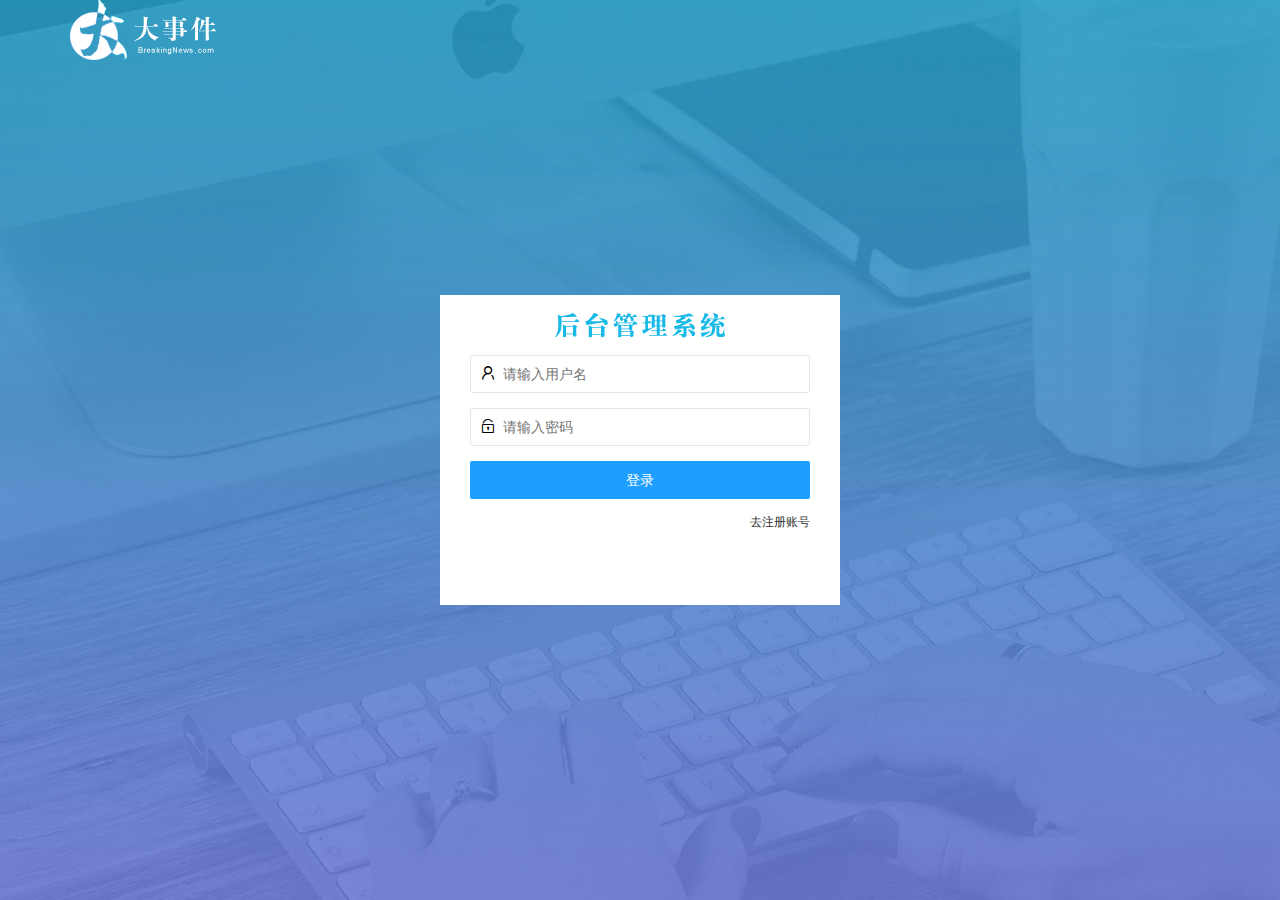
<file: login.html>
<!DOCTYPE html>
<html lang="en">
<head>
    <meta charset="UTF-8">
    <meta name="viewport" content="width=device-width, initial-scale=1.0">
    <title>大事件</title>
   
    <link rel="stylesheet" href="/assets/lib/layui/css/layui.css">
    <link rel="stylesheet" href="/assets/css/login.css">
</head>
<body>
    <div class="layui-main">
        <img src="/assets/images/logo.png" alt="">
    </div>
    <!--登录注册的区域 -->
    <div class="loginAndRegBox">
        <div class="title-box"></div>
         <!-- 登录的div -->
      <div class="login-box">
        <!-- 登录的表单 -->
        <form class="layui-form" id="form_login">
          <!-- 用户名 -->
          <div class="layui-form-item">
            <i class="layui-icon layui-icon-username"></i>
            <input type="text" name="username" required lay-verify="required" placeholder="请输入用户名" autocomplete="off" class="layui-input" />
          </div>
          <!-- 密码 -->
          <div class="layui-form-item">
            <i class="layui-icon layui-icon-password"></i>
            <input type="password" name="password" required lay-verify="required|pwd" placeholder="请输入密码" autocomplete="off" class="layui-input" />
          </div>
          <!-- 登录按钮 -->
          <div class="layui-form-item">
            <!-- 注意：表单提交按钮和普通按钮的区别，就是 lay-submit 属性 -->
            <button class="layui-btn layui-btn-fluid layui-btn-normal" lay-submit>登录</button>
          </div>
          <div class="layui-form-item links">
            <a href="javascript:;" id="link_reg">去注册账号</a>
          </div>
        </form>
      </div>
      
         <!-- 注册的div -->
      <div class="reg-box">
        <!-- 注册的表单 -->
        <form class="layui-form" id="form_reg">
          <!-- 用户名 -->
          <div class="layui-form-item">
            <i class="layui-icon layui-icon-username"></i>
            <input type="text" name="username" required lay-verify="required" placeholder="请输入用户名" autocomplete="off" class="layui-input" />
          </div>
          <!-- 密码 -->
          <div class="layui-form-item">
            <i class="layui-icon layui-icon-password"></i>
            <input type="password" name="password" required lay-verify="required|pwd" placeholder="请输入密码" autocomplete="off" class="layui-input" />
          </div>
          <!-- 密码确认框 -->
          <div class="layui-form-item">
            <i class="layui-icon layui-icon-password"></i>
            <input type="password" name="repassword" required lay-verify="required|pwd|repwd" placeholder="再次确认密码" autocomplete="off" class="layui-input" />
          </div>
          <!-- 注册按钮 -->
          <div class="layui-form-item">
            <!-- 注意：表单提交按钮和普通按钮的区别，就是 lay-submit 属性 -->
            <button class="layui-btn layui-btn-fluid layui-btn-normal" lay-submit>注册</button>
          </div>
          <div class="layui-form-item links">
            <a href="javascript:;" id="link_login">去登录</a>
          </div>
        </form>
      </div>
    </div>
  <script src="/assets/lib/layui/layui.all.js"></script>
    <script src="/assets/lib/jquery.min.js"></script>
    <script src="/assets/js/baseAPI.js"></script>
    <script src="/assets/js/login.js"></script>
</body>
</html>
</file>
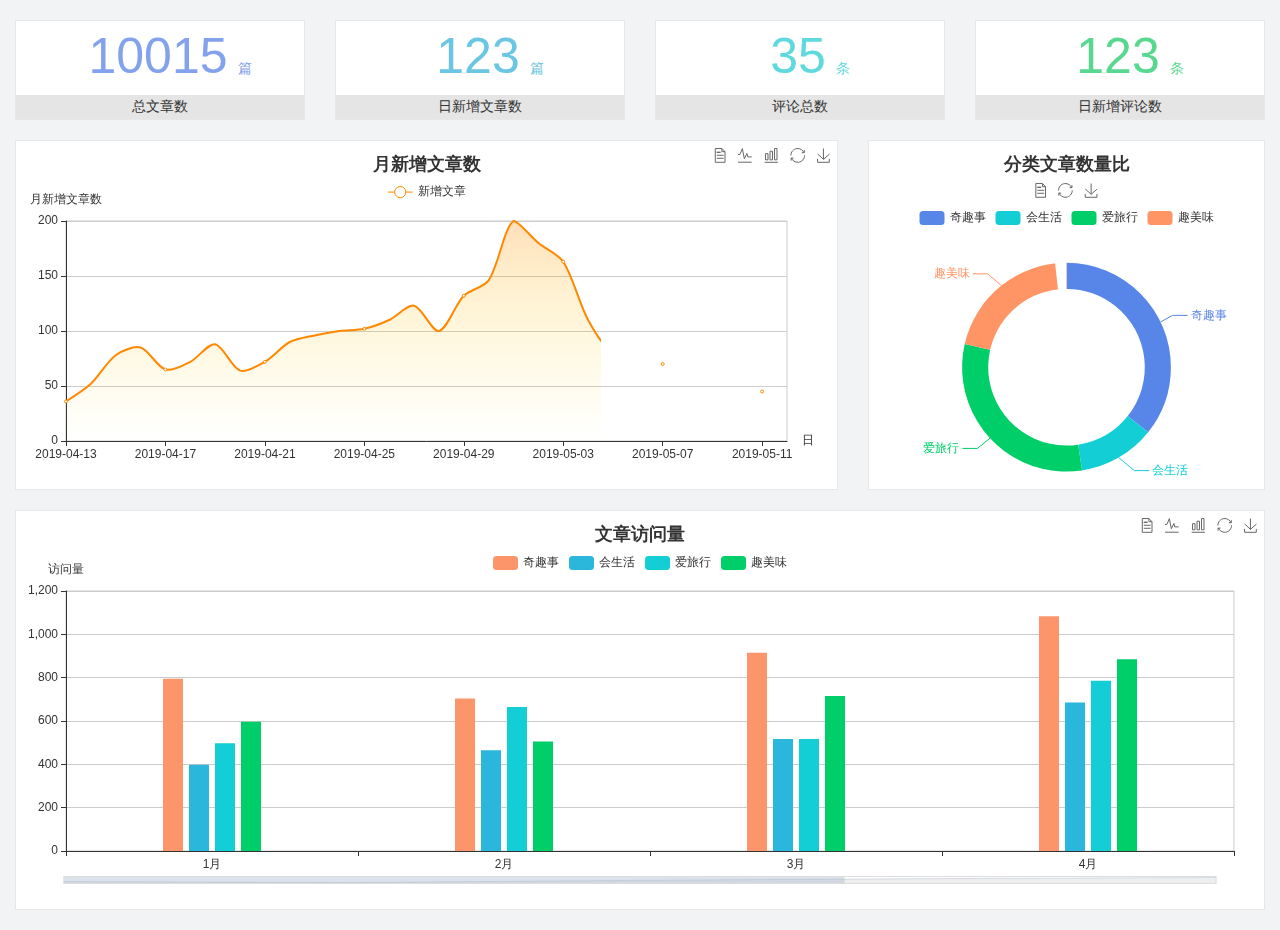
<file: home/dashboard.html>
<!DOCTYPE html>
<html lang="en">

<head>
  <meta charset="UTF-8">
  <meta name="viewport" content="width=device-width, initial-scale=1.0">
  <meta http-equiv="X-UA-Compatible" content="ie=edge">
  <title>图表统计</title>
  <link rel="stylesheet" href="../../assets/lib/bootstrap.css" />
  <link rel="stylesheet" href="../../assets/lib/main.css" />
  <script src="../../assets/lib/jquery.js"></script>
  <script type="text/javascript" src="../../assets/lib/echarts.min.js"></script>
</head>

<body>
  <div class="container-fluid">
    <div class="row spannel_list">
      <div class="col-sm-3 col-xs-6">
        <div class="spannel">
          <em>10015</em><span>篇</span>
          <b>总文章数</b>
        </div>
      </div>
      <div class="col-sm-3 col-xs-6">
        <div class="spannel scolor01">
          <em>123</em><span>篇</span>
          <b>日新增文章数</b>
        </div>
      </div>
      <div class="col-sm-3 col-xs-6">
        <div class="spannel scolor02">
          <em>35</em><span>条</span>
          <b>评论总数</b>
        </div>
      </div>
      <div class="col-sm-3 col-xs-6">
        <div class="spannel scolor03">
          <em>123</em><span>条</span>
          <b>日新增评论数</b>
        </div>
      </div>
    </div>
  </div>

  <div class="container-fluid">
    <div class="row curve-pie">
      <div class="col-lg-8 col-md-8">
        <div class="gragh_pannel" id="curve_show"></div>
      </div>
      <div class="col-lg-4 col-md-4">
        <div class="gragh_pannel" id="pie_show"></div>
      </div>
    </div>
  </div>

  <div class="container-fluid">
    <div class="column_pannel" id="column_show"></div>
  </div>

  <script>
    var oChart = echarts.init(document.getElementById('curve_show'));
    var aList_all = [
      { 'count': 36, 'date': '2019-04-13' },
      { 'count': 52, 'date': '2019-04-14' },
      { 'count': 78, 'date': '2019-04-15' },
      { 'count': 85, 'date': '2019-04-16' },
      { 'count': 65, 'date': '2019-04-17' },
      { 'count': 72, 'date': '2019-04-18' },
      { 'count': 88, 'date': '2019-04-19' },
      { 'count': 64, 'date': '2019-04-20' },
      { 'count': 72, 'date': '2019-04-21' },
      { 'count': 90, 'date': '2019-04-22' },
      { 'count': 96, 'date': '2019-04-23' },
      { 'count': 100, 'date': '2019-04-24' },
      { 'count': 102, 'date': '2019-04-25' },
      { 'count': 110, 'date': '2019-04-26' },
      { 'count': 123, 'date': '2019-04-27' },
      { 'count': 100, 'date': '2019-04-28' },
      { 'count': 132, 'date': '2019-04-29' },
      { 'count': 146, 'date': '2019-04-30' },
      { 'count': 200, 'date': '2019-05-01' },
      { 'count': 180, 'date': '2019-05-02' },
      { 'count': 163, 'date': '2019-05-03' },
      { 'count': 110, 'date': '2019-05-04' },
      { 'count': 80, 'date': '2019-05-05' },
      { 'count': 82, 'date': '2019-05-06' },
      { 'count': 70, 'date': '2019-05-07' },
      { 'count': 65, 'date': '2019-05-08' },
      { 'count': 54, 'date': '2019-05-09' },
      { 'count': 40, 'date': '2019-05-10' },
      { 'count': 45, 'date': '2019-05-11' },
      { 'count': 38, 'date': '2019-05-12' },
    ];

    let aCount = [];
    let aDate = [];

    for (var i = 0; i < aList_all.length; i++) {
      aCount.push(aList_all[i].count);
      aDate.push(aList_all[i].date);
    }

    var chartopt = {
      title: {
        text: '月新增文章数',
        left: 'center',
        top: '10'
      },
      tooltip: {
        trigger: 'axis'
      },
      legend: {
        data: ['新增文章'],
        top: '40'
      },
      toolbox: {
        show: true,
        feature: {
          mark: { show: true },
          dataView: { show: true, readOnly: false },
          magicType: { show: true, type: ['line', 'bar'] },
          restore: { show: true },
          saveAsImage: { show: true }
        }
      },
      calculable: true,
      xAxis: [
        {
          name: '日',
          type: 'category',
          boundaryGap: false,
          data: aDate
        }
      ],
      yAxis: [
        {
          name: '月新增文章数',
          type: 'value'
        }
      ],
      series: [
        {
          name: '新增文章',
          type: 'line',
          smooth: true,
          itemStyle: { normal: { areaStyle: { type: 'default' }, color: '#f80' }, lineStyle: { color: '#f80' } },
          data: aCount
        }],
      areaStyle: {
        normal: {
          color: new echarts.graphic.LinearGradient(0, 0, 0, 1, [{
            offset: 0,
            color: 'rgba(255,136,0,0.39)'
          }, {
            offset: .34,
            color: 'rgba(255,180,0,0.25)'
          }, {
            offset: 1,
            color: 'rgba(255,222,0,0.00)'
          }])

        }
      },
      grid: {
        show: true,
        x: 50,
        x2: 50,
        y: 80,
        height: 220
      }
    };

    oChart.setOption(chartopt);


    var oPie = echarts.init(document.getElementById('pie_show'));
    var oPieopt =
    {
      title: {
        top: 10,
        text: '分类文章数量比',
        x: 'center'
      },
      tooltip: {
        trigger: 'item',
        formatter: "{a} <br/>{b} : {c} ({d}%)"
      },
      color: ['#5885e8', '#13cfd5', '#00ce68', '#ff9565'],
      legend: {
        x: 'center',
        top: 65,
        data: ['奇趣事', '会生活', '爱旅行', '趣美味']
      },
      toolbox: {
        show: true,
        x: 'center',
        top: 35,
        feature: {
          mark: { show: true },
          dataView: { show: true, readOnly: false },
          magicType: {
            show: true,
            type: ['pie', 'funnel'],
            option: {
              funnel: {
                x: '25%',
                width: '50%',
                funnelAlign: 'left',
                max: 1548
              }
            }
          },
          restore: { show: true },
          saveAsImage: { show: true }
        }
      },
      calculable: true,
      series: [
        {
          name: '访问来源',
          type: 'pie',
          radius: ['45%', '60%'],
          center: ['50%', '65%'],
          data: [
            { value: 300, name: '奇趣事' },
            { value: 100, name: '会生活' },
            { value: 260, name: '爱旅行' },
            { value: 180, name: '趣美味' }
          ]
        }
      ]
    };
    oPie.setOption(oPieopt);



    var oColumn = this.echarts.init(document.getElementById('column_show'));
    var oColumnopt =
    {
      title: {
        text: '文章访问量',
        left: 'center',
        top: '10'
      },
      tooltip: {
        trigger: 'axis'
      },
      legend: {
        data: ['奇趣事', '会生活', '爱旅行', '趣美味'],
        top: '40'
      },
      toolbox: {
        show: true,
        feature: {
          mark: { show: true },
          dataView: { show: true, readOnly: false },
          magicType: { show: true, type: ['line', 'bar'] },
          restore: { show: true },
          saveAsImage: { show: true }
        }
      },
      calculable: true,
      xAxis: [
        {
          type: 'category',
          data: ['1月', '2月', '3月', '4月', '5月']
        }
      ],
      yAxis: [
        {
          name: '访问量',
          type: 'value'
        }
      ],
      series: [
        {
          name: '奇趣事',
          type: 'bar',
          barWidth: 20,
          itemStyle: {
            normal: { areaStyle: { type: 'default' }, color: '#fd956a' }
          },
          data: [800, 708, 920, 1090, 1200]
        },
        {
          name: '会生活',
          type: 'bar',
          barWidth: 20,
          itemStyle: {
            normal: { areaStyle: { type: 'default' }, color: '#2bb6db' }
          },
          data: [400, 468, 520, 690, 800]
        },
        {
          name: '爱旅行',
          type: 'bar',
          barWidth: 20,
          itemStyle: {
            normal: { areaStyle: { type: 'default' }, color: '#13cfd5' }
          },
          data: [500, 668, 520, 790, 900]
        },
        {
          name: '趣美味',
          type: 'bar',
          barWidth: 20,
          itemStyle: {
            normal: { areaStyle: { type: 'default' }, color: '#00ce68' }
          },
          data: [600, 508, 720, 890, 1000]
        }
      ],
      grid: {
        show: true,
        x: 50,
        x2: 30,
        y: 80,
        height: 260
      },
      dataZoom: [//给x轴设置滚动条
        {
          start: 0,//默认为0
          end: 100 - 1000 / 31,//默认为100
          type: 'slider',
          show: true,
          xAxisIndex: [0],
          handleSize: 0,//滑动条的 左右2个滑动条的大小
          height: 8,//组件高度
          left: 45, //左边的距离
          right: 50,//右边的距离
          bottom: 26,//右边的距离
          handleColor: '#ddd',//h滑动图标的颜色
          handleStyle: {
            borderColor: "#cacaca",
            borderWidth: "1",
            shadowBlur: 2,
            background: "#ddd",
            shadowColor: "#ddd",
          }
        }]
    };
    oColumn.setOption(oColumnopt);
  </script>
</body>

</html>
</file>
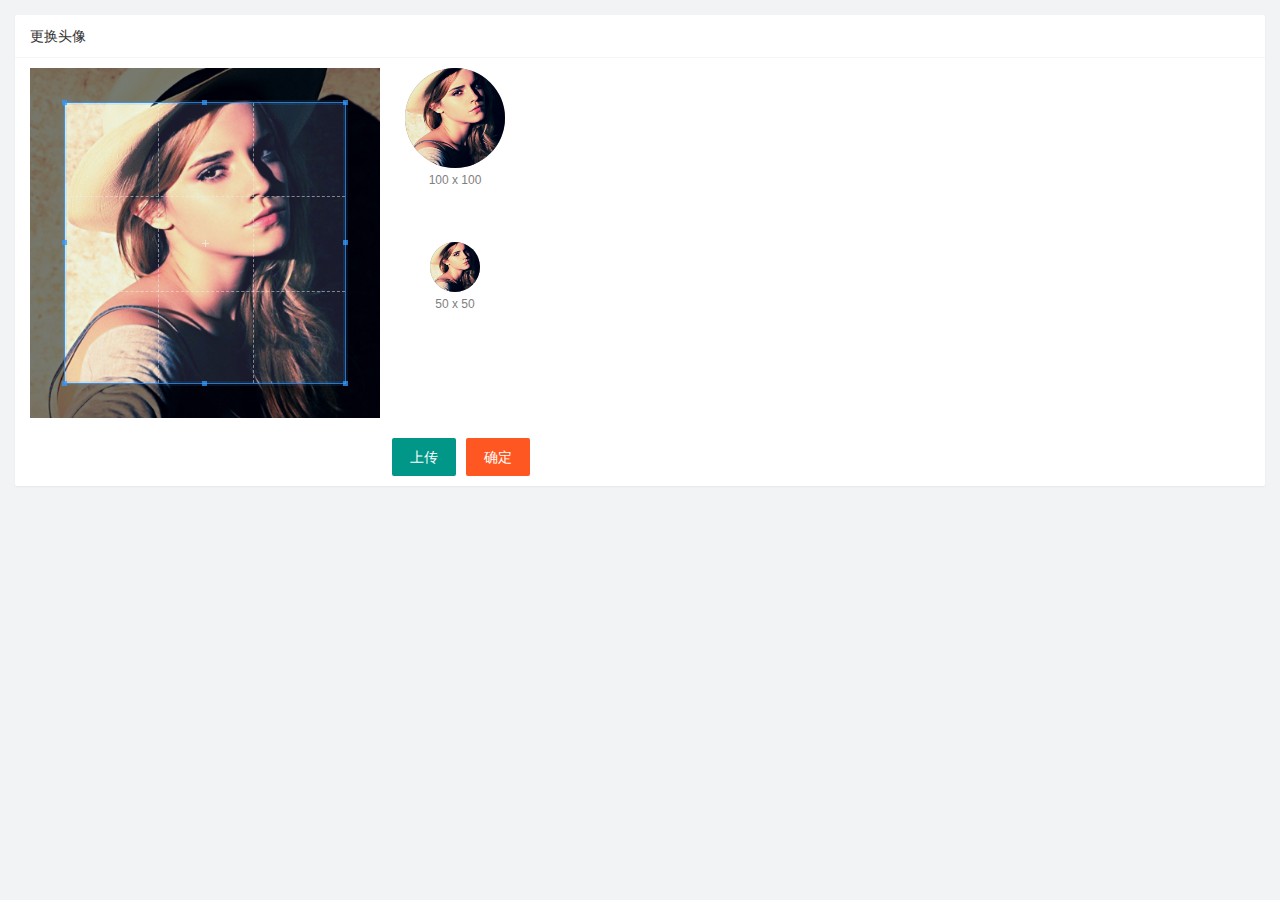
<file: user/user_avatar.html>
<!DOCTYPE html>
<html lang="en">

<head>
    <meta charset="UTF-8" />
    <meta name="viewport" content="width=device-width, initial-scale=1.0" />
    <title>Document</title>
    <link rel="stylesheet" href="/assets/lib/layui/css/layui.css" />
    <link rel="stylesheet" href="/assets/lib/cropper/cropper.css" />
    <link rel="stylesheet" href="/assets/css/user/user_avatar.css" />
</head>

<body>
    <!-- 卡片区域 -->
    <div class="layui-card">
        <div class="layui-card-header">更换头像</div>
        <div class="layui-card-body">
  <!-- 第一行的图片裁剪和预览区域 -->
  <div class="row1">
    <!-- 图片裁剪区域 -->
    <div class="cropper-box">
      <!-- 这个 img 标签很重要，将来会把它初始化为裁剪区域 -->
      <img id="image" src="/assets/images/sample.jpg" />
    </div>
    <!-- 图片的预览区域 -->
    <div class="preview-box">
      <div>
        <!-- 宽高为 100px 的预览区域 -->
        <div class="img-preview w100"></div>
        <p class="size">100 x 100</p>
      </div>
      <div>
        <!-- 宽高为 50px 的预览区域 -->
        <div class="img-preview w50"></div>
        <p class="size">50 x 50</p>
      </div>
    </div>
  </div>
<input type="file" value="" id="file">
  <!-- 第二行的按钮区域 -->
  <div class="row2">
    <button type="button" class="layui-btn" id="btn-up">上传</button>
    <button type="button" class="layui-btn layui-btn-danger" id="btn-loadup">确定</button>
  </div>
        </div>
    </div>
    <script src="/assets/lib/layui/layui.all.js"></script>
    <script src="/assets/lib/jquery.js"></script>
    <script src="/assets/lib/cropper/Cropper.js"></script>
    <script src="/assets/lib/cropper/jquery-cropper.js"></script>
    <script src="/assets/js/baseAPI.js"></script>
    <script src="/assets/js/user/user_avatar.js"></script>
</body>

</html>
</file>
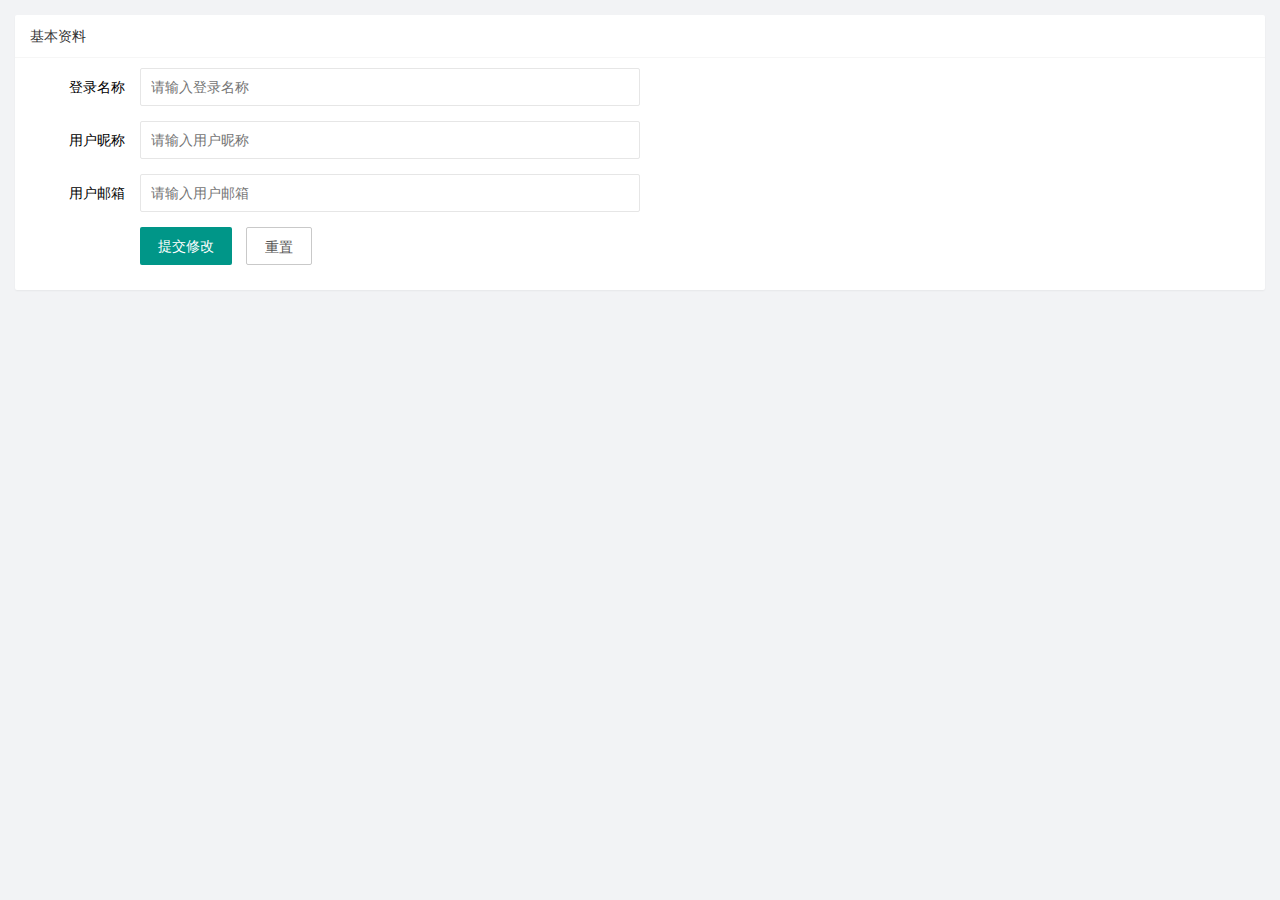
<file: user/user_info.html>
<!DOCTYPE html>
<html lang="en">
<head>
    <meta charset="UTF-8">
    <meta name="viewport" content="width=device-width, initial-scale=1.0">
    <title>Document</title>
    <link rel="stylesheet" href="/assets/lib/layui/css/layui.css">
    <link rel="stylesheet" href="/assets/css/user/user_info.css">

</head>
<body>
    <div class="layui-card">
        <div class="layui-card-header">基本资料</div>
        <div class="layui-card-body">
            <!-- form 表单区域 -->
        <form class="layui-form" lay-filter="formUserInfo" >
          <!-- 隐藏的 -->
          <input type="hidden" name="id" value="" />
            <div class="layui-form-item">
              <label class="layui-form-label">登录名称</label>
              <div class="layui-input-block">
                <input type="text" name="username" required lay-verify="required" placeholder="请输入登录名称" autocomplete="off" class="layui-input" readonly />
              </div>
            </div>
            <div class="layui-form-item">
              <label class="layui-form-label">用户昵称</label>
              <div class="layui-input-block">
                <input type="text" name="nickname" required lay-verify="required|nickname" placeholder="请输入用户昵称" autocomplete="off" class="layui-input" />
              </div>
            </div>
            <div class="layui-form-item">
              <label class="layui-form-label">用户邮箱</label>
              <div class="layui-input-block">
                <input type="text" name="email" required lay-verify="required|email" placeholder="请输入用户邮箱" autocomplete="off" class="layui-input" />
              </div>
            </div>
            <div class="layui-form-item">
              <div class="layui-input-block">
                <button class="layui-btn" lay-submit lay-filter="formDemo">提交修改</button>
                <button type="reset" class="layui-btn layui-btn-primary" id="btnReset">重置</button>
              </div>
            </div>
          </form>
        </div>
      </div>
    <script src="/assets/lib/layui/layui.all.js"></script>
    <script src="/assets/lib/jquery.js"></script>
    <script src="/assets/js/baseAPI.js"></script>
    <script src="/assets/js/user/user_info.js "></script>

</body>
</html>
</file>
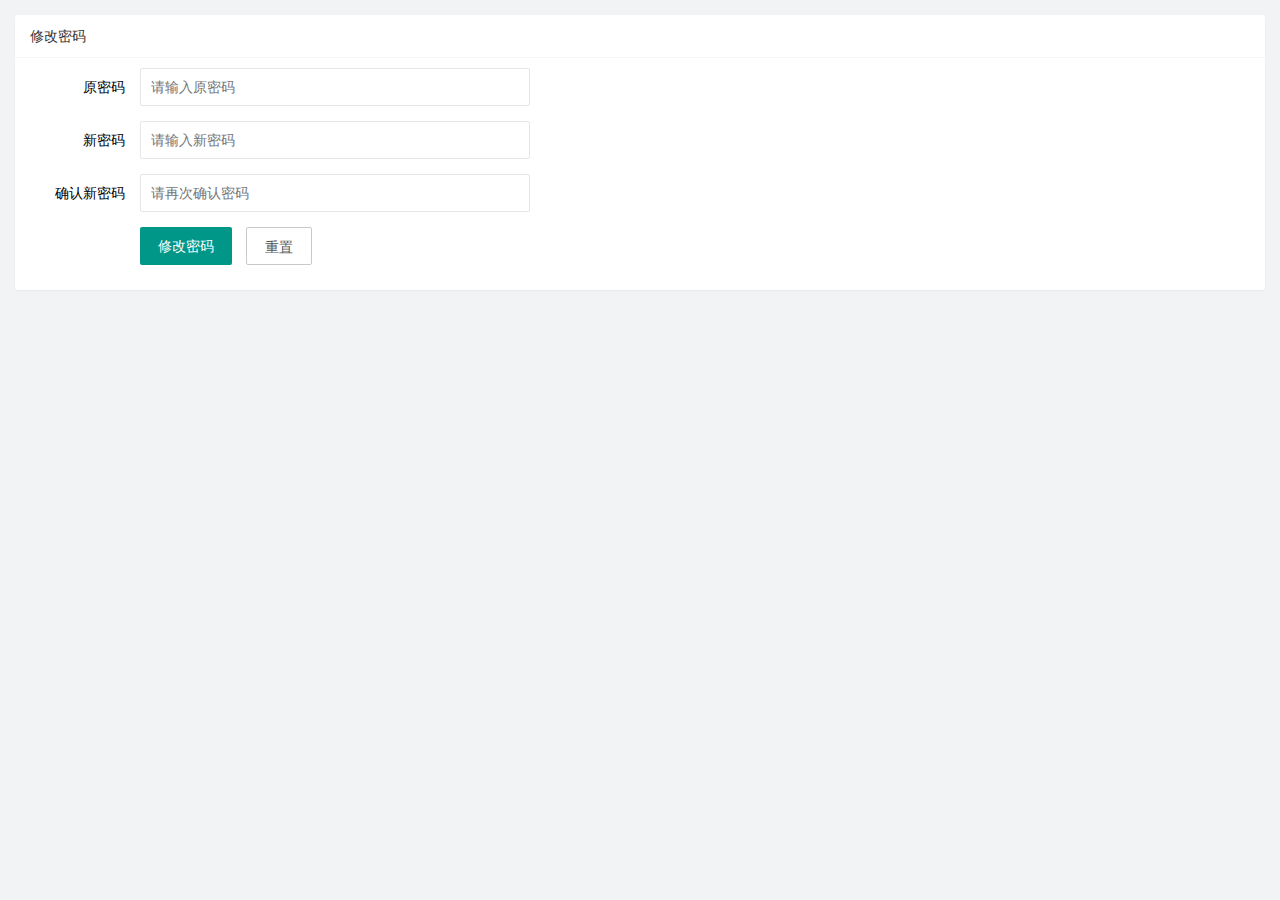
<file: user/user_pwd.html>
<!DOCTYPE html>
<html lang="en">
  <head>
    <meta charset="UTF-8" />
    <meta name="viewport" content="width=device-width, initial-scale=1.0" />
    <title>Document</title>
    <link rel="stylesheet" href="/assets/lib/layui/css/layui.css" />
    <link rel="stylesheet" href="/assets/css/user/user_pwd.css" />
  </head>
  <body>
    <!-- 卡片区域 -->
    <div class="layui-card">
      <div class="layui-card-header">修改密码</div>
      <div class="layui-card-body">
        <form class="layui-form">
          <div class="layui-form-item">
            <label class="layui-form-label">原密码</label>
            <div class="layui-input-block">
              <input type="password" name="oldPwd" required lay-verify="required|pwd" placeholder="请输入原密码" autocomplete="off" class="layui-input" />
            </div>
          </div>
          <div class="layui-form-item">
            <label class="layui-form-label">新密码</label>
            <div class="layui-input-block">
              <input type="password" name="newPwd" required lay-verify="required|pwd|samePwd" placeholder="请输入新密码" autocomplete="off" class="layui-input" />
            </div>
          </div>
          <div class="layui-form-item">
            <label class="layui-form-label">确认新密码</label>
            <div class="layui-input-block">
              <input type="password" name="rePwd" required lay-verify="required|pwd|rePwd" placeholder="请再次确认密码" autocomplete="off" class="layui-input" />
            </div>
          </div>
          <div class="layui-form-item">
            <div class="layui-input-block">
              <button class="layui-btn" lay-submit lay-filter="formDemo">修改密码</button>
              <button type="reset" class="layui-btn layui-btn-primary" id="reset1">重置</button>
            </div>
          </div>
        </form>
      </div>
    </div>
    <script src="/assets/lib/layui/layui.all.js"></script>
    <script src="/assets/lib/jquery.js"></script>
    <script src="/assets/js/baseAPI.js"></script>
    <script src="/assets/js/user/user_pwd.js"></script>
  </body>
</html>
</file>
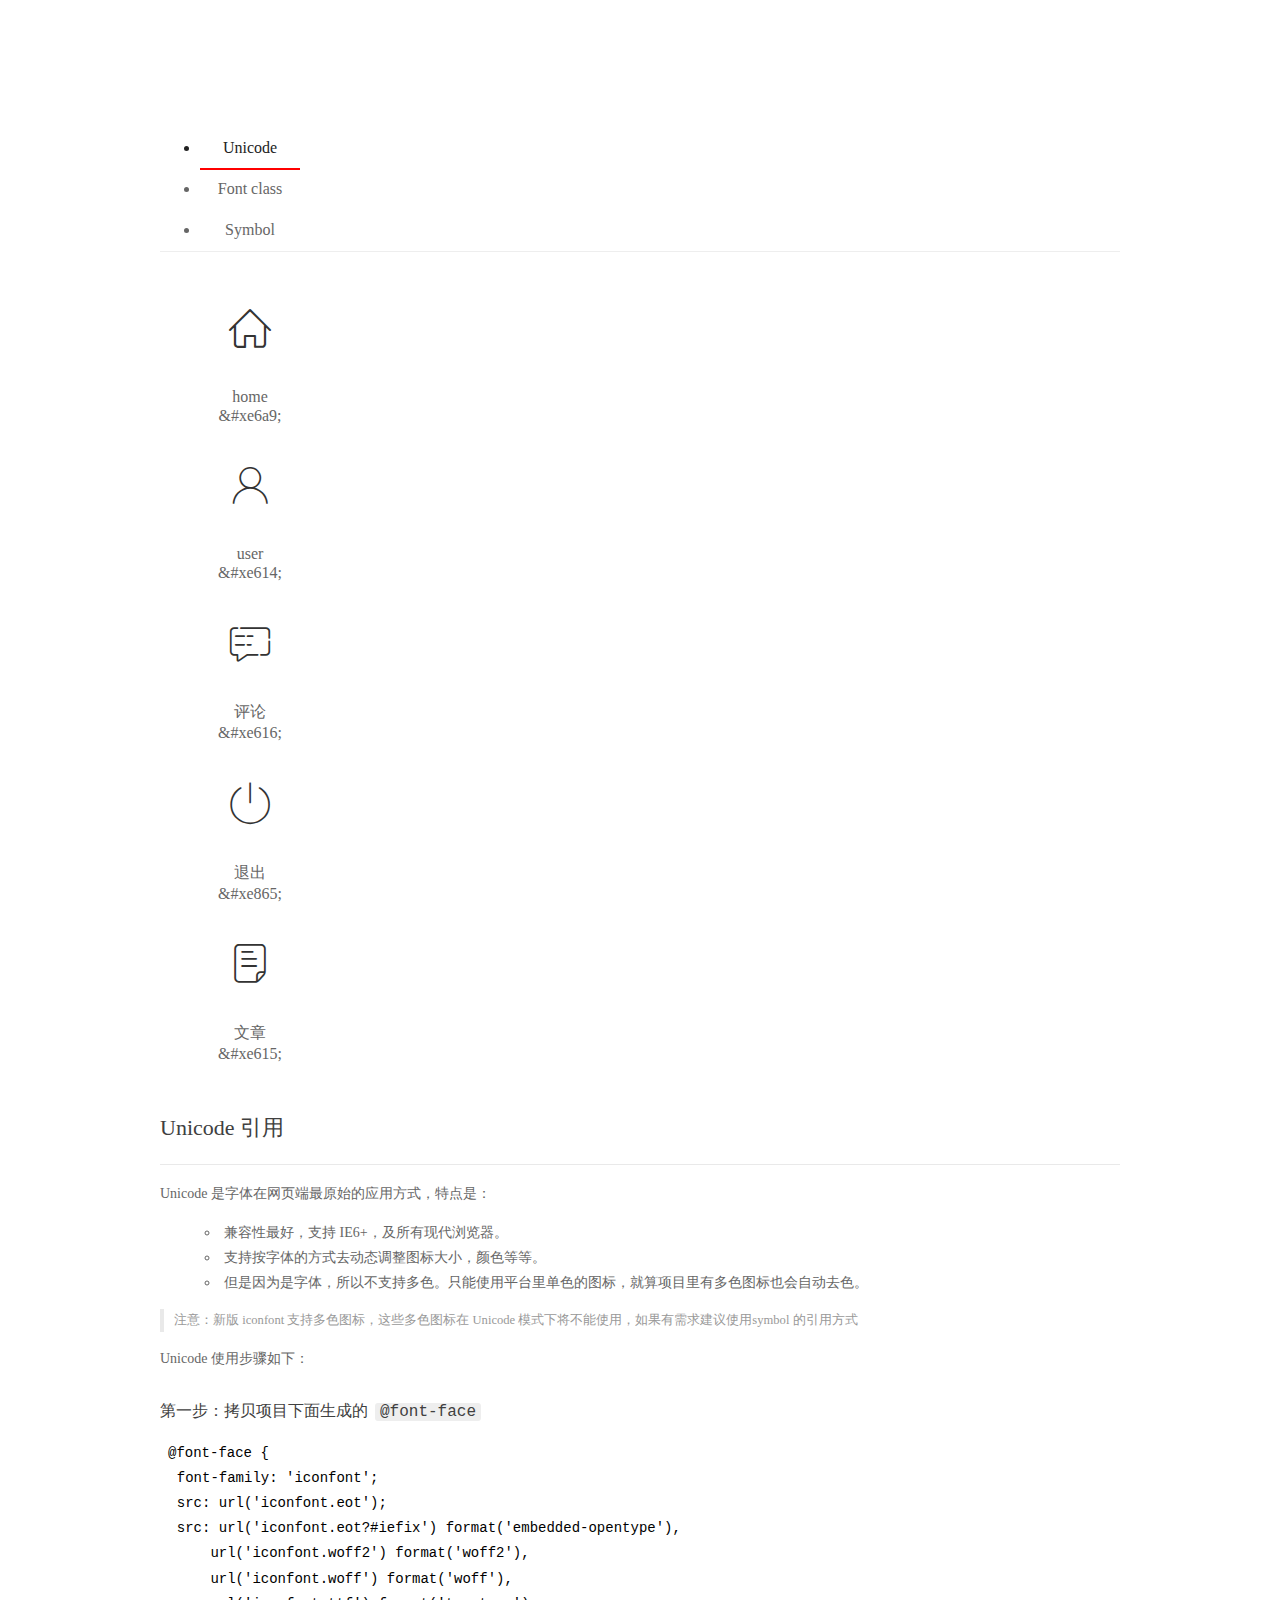
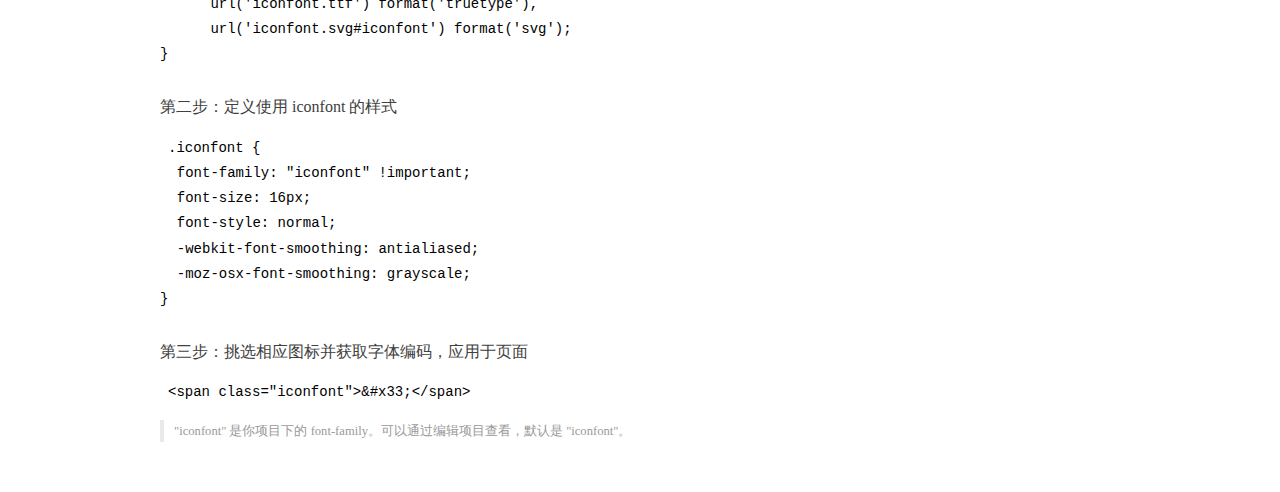
<file: assets/fonts/demo_index.html>
<!DOCTYPE html>
<html>
<head>
  <meta charset="utf-8"/>
  <title>IconFont Demo</title>
  <link rel="shortcut icon" href="https://gtms04.alicdn.com/tps/i4/TB1_oz6GVXXXXaFXpXXJDFnIXXX-64-64.ico" type="image/x-icon"/>
  <link rel="stylesheet" href="https://g.alicdn.com/thx/cube/1.3.2/cube.min.css">
  <link rel="stylesheet" href="demo.css">
  <link rel="stylesheet" href="iconfont.css">
  <script src="iconfont.js"></script>
  <!-- jQuery -->
  <script src="https://a1.alicdn.com/oss/uploads/2018/12/26/7bfddb60-08e8-11e9-9b04-53e73bb6408b.js"></script>
  <!-- 代码高亮 -->
  <script src="https://a1.alicdn.com/oss/uploads/2018/12/26/a3f714d0-08e6-11e9-8a15-ebf944d7534c.js"></script>
</head>
<body>
  <div class="main">
    <h1 class="logo"><a href="https://www.iconfont.cn/" title="iconfont 首页" target="_blank">&#xe86b;</a></h1>
    <div class="nav-tabs">
      <ul id="tabs" class="dib-box">
        <li class="dib active"><span>Unicode</span></li>
        <li class="dib"><span>Font class</span></li>
        <li class="dib"><span>Symbol</span></li>
      </ul>
      
    </div>
    <div class="tab-container">
      <div class="content unicode" style="display: block;">
          <ul class="icon_lists dib-box">
          
            <li class="dib">
              <span class="icon iconfont">&#xe6a9;</span>
                <div class="name">home</div>
                <div class="code-name">&amp;#xe6a9;</div>
              </li>
          
            <li class="dib">
              <span class="icon iconfont">&#xe614;</span>
                <div class="name">user</div>
                <div class="code-name">&amp;#xe614;</div>
              </li>
          
            <li class="dib">
              <span class="icon iconfont">&#xe616;</span>
                <div class="name">评论</div>
                <div class="code-name">&amp;#xe616;</div>
              </li>
          
            <li class="dib">
              <span class="icon iconfont">&#xe865;</span>
                <div class="name">退出</div>
                <div class="code-name">&amp;#xe865;</div>
              </li>
          
            <li class="dib">
              <span class="icon iconfont">&#xe615;</span>
                <div class="name">文章</div>
                <div class="code-name">&amp;#xe615;</div>
              </li>
          
          </ul>
          <div class="article markdown">
          <h2 id="unicode-">Unicode 引用</h2>
          <hr>

          <p>Unicode 是字体在网页端最原始的应用方式，特点是：</p>
          <ul>
            <li>兼容性最好，支持 IE6+，及所有现代浏览器。</li>
            <li>支持按字体的方式去动态调整图标大小，颜色等等。</li>
            <li>但是因为是字体，所以不支持多色。只能使用平台里单色的图标，就算项目里有多色图标也会自动去色。</li>
          </ul>
          <blockquote>
            <p>注意：新版 iconfont 支持多色图标，这些多色图标在 Unicode 模式下将不能使用，如果有需求建议使用symbol 的引用方式</p>
          </blockquote>
          <p>Unicode 使用步骤如下：</p>
          <h3 id="-font-face">第一步：拷贝项目下面生成的 <code>@font-face</code></h3>
<pre><code class="language-css"
>@font-face {
  font-family: 'iconfont';
  src: url('iconfont.eot');
  src: url('iconfont.eot?#iefix') format('embedded-opentype'),
      url('iconfont.woff2') format('woff2'),
      url('iconfont.woff') format('woff'),
      url('iconfont.ttf') format('truetype'),
      url('iconfont.svg#iconfont') format('svg');
}
</code></pre>
          <h3 id="-iconfont-">第二步：定义使用 iconfont 的样式</h3>
<pre><code class="language-css"
>.iconfont {
  font-family: "iconfont" !important;
  font-size: 16px;
  font-style: normal;
  -webkit-font-smoothing: antialiased;
  -moz-osx-font-smoothing: grayscale;
}
</code></pre>
          <h3 id="-">第三步：挑选相应图标并获取字体编码，应用于页面</h3>
<pre>
<code class="language-html"
>&lt;span class="iconfont"&gt;&amp;#x33;&lt;/span&gt;
</code></pre>
          <blockquote>
            <p>"iconfont" 是你项目下的 font-family。可以通过编辑项目查看，默认是 "iconfont"。</p>
          </blockquote>
          </div>
      </div>
      <div class="content font-class">
        <ul class="icon_lists dib-box">
          
          <li class="dib">
            <span class="icon iconfont icon-home"></span>
            <div class="name">
              home
            </div>
            <div class="code-name">.icon-home
            </div>
          </li>
          
          <li class="dib">
            <span class="icon iconfont icon-user"></span>
            <div class="name">
              user
            </div>
            <div class="code-name">.icon-user
            </div>
          </li>
          
          <li class="dib">
            <span class="icon iconfont icon-pinglun"></span>
            <div class="name">
              评论
            </div>
            <div class="code-name">.icon-pinglun
            </div>
          </li>
          
          <li class="dib">
            <span class="icon iconfont icon-tuichu"></span>
            <div class="name">
              退出
            </div>
            <div class="code-name">.icon-tuichu
            </div>
          </li>
          
          <li class="dib">
            <span class="icon iconfont icon-16"></span>
            <div class="name">
              文章
            </div>
            <div class="code-name">.icon-16
            </div>
          </li>
          
        </ul>
        <div class="article markdown">
        <h2 id="font-class-">font-class 引用</h2>
        <hr>

        <p>font-class 是 Unicode 使用方式的一种变种，主要是解决 Unicode 书写不直观，语意不明确的问题。</p>
        <p>与 Unicode 使用方式相比，具有如下特点：</p>
        <ul>
          <li>兼容性良好，支持 IE8+，及所有现代浏览器。</li>
          <li>相比于 Unicode 语意明确，书写更直观。可以很容易分辨这个 icon 是什么。</li>
          <li>因为使用 class 来定义图标，所以当要替换图标时，只需要修改 class 里面的 Unicode 引用。</li>
          <li>不过因为本质上还是使用的字体，所以多色图标还是不支持的。</li>
        </ul>
        <p>使用步骤如下：</p>
        <h3 id="-fontclass-">第一步：引入项目下面生成的 fontclass 代码：</h3>
<pre><code class="language-html">&lt;link rel="stylesheet" href="./iconfont.css"&gt;
</code></pre>
        <h3 id="-">第二步：挑选相应图标并获取类名，应用于页面：</h3>
<pre><code class="language-html">&lt;span class="iconfont icon-xxx"&gt;&lt;/span&gt;
</code></pre>
        <blockquote>
          <p>"
            iconfont" 是你项目下的 font-family。可以通过编辑项目查看，默认是 "iconfont"。</p>
        </blockquote>
      </div>
      </div>
      <div class="content symbol">
          <ul class="icon_lists dib-box">
          
            <li class="dib">
                <svg class="icon svg-icon" aria-hidden="true">
                  <use xlink:href="#icon-home"></use>
                </svg>
                <div class="name">home</div>
                <div class="code-name">#icon-home</div>
            </li>
          
            <li class="dib">
                <svg class="icon svg-icon" aria-hidden="true">
                  <use xlink:href="#icon-user"></use>
                </svg>
                <div class="name">user</div>
                <div class="code-name">#icon-user</div>
            </li>
          
            <li class="dib">
                <svg class="icon svg-icon" aria-hidden="true">
                  <use xlink:href="#icon-pinglun"></use>
                </svg>
                <div class="name">评论</div>
                <div class="code-name">#icon-pinglun</div>
            </li>
          
            <li class="dib">
                <svg class="icon svg-icon" aria-hidden="true">
                  <use xlink:href="#icon-tuichu"></use>
                </svg>
                <div class="name">退出</div>
                <div class="code-name">#icon-tuichu</div>
            </li>
          
            <li class="dib">
                <svg class="icon svg-icon" aria-hidden="true">
                  <use xlink:href="#icon-16"></use>
                </svg>
                <div class="name">文章</div>
                <div class="code-name">#icon-16</div>
            </li>
          
          </ul>
          <div class="article markdown">
          <h2 id="symbol-">Symbol 引用</h2>
          <hr>

          <p>这是一种全新的使用方式，应该说这才是未来的主流，也是平台目前推荐的用法。相关介绍可以参考这篇<a href="">文章</a>
            这种用法其实是做了一个 SVG 的集合，与另外两种相比具有如下特点：</p>
          <ul>
            <li>支持多色图标了，不再受单色限制。</li>
            <li>通过一些技巧，支持像字体那样，通过 <code>font-size</code>, <code>color</code> 来调整样式。</li>
            <li>兼容性较差，支持 IE9+，及现代浏览器。</li>
            <li>浏览器渲染 SVG 的性能一般，还不如 png。</li>
          </ul>
          <p>使用步骤如下：</p>
          <h3 id="-symbol-">第一步：引入项目下面生成的 symbol 代码：</h3>
<pre><code class="language-html">&lt;script src="./iconfont.js"&gt;&lt;/script&gt;
</code></pre>
          <h3 id="-css-">第二步：加入通用 CSS 代码（引入一次就行）：</h3>
<pre><code class="language-html">&lt;style&gt;
.icon {
  width: 1em;
  height: 1em;
  vertical-align: -0.15em;
  fill: currentColor;
  overflow: hidden;
}
&lt;/style&gt;
</code></pre>
          <h3 id="-">第三步：挑选相应图标并获取类名，应用于页面：</h3>
<pre><code class="language-html">&lt;svg class="icon" aria-hidden="true"&gt;
  &lt;use xlink:href="#icon-xxx"&gt;&lt;/use&gt;
&lt;/svg&gt;
</code></pre>
          </div>
      </div>

    </div>
  </div>
  <script>
  $(document).ready(function () {
      $('.tab-container .content:first').show()

      $('#tabs li').click(function (e) {
        var tabContent = $('.tab-container .content')
        var index = $(this).index()

        if ($(this).hasClass('active')) {
          return
        } else {
          $('#tabs li').removeClass('active')
          $(this).addClass('active')

          tabContent.hide().eq(index).fadeIn()
        }
      })
    })
  </script>
</body>
</html>
</file>
<file: assets/lib/layui/css/layui.css>
/** layui-v2.5.5 MIT License By https://www.layui.com */
 .layui-inline,img{display:inline-block;vertical-align:middle}h1,h2,h3,h4,h5,h6{font-weight:400}.layui-edge,.layui-header,.layui-inline,.layui-main{position:relative}.layui-body,.layui-edge,.layui-elip{overflow:hidden}.layui-btn,.layui-edge,.layui-inline,img{vertical-align:middle}.layui-btn,.layui-disabled,.layui-icon,.layui-unselect{-moz-user-select:none;-webkit-user-select:none;-ms-user-select:none}.layui-elip,.layui-form-checkbox span,.layui-form-pane .layui-form-label{text-overflow:ellipsis;white-space:nowrap}.layui-breadcrumb,.layui-tree-btnGroup{visibility:hidden}blockquote,body,button,dd,div,dl,dt,form,h1,h2,h3,h4,h5,h6,input,li,ol,p,pre,td,textarea,th,ul{margin:0;padding:0;-webkit-tap-highlight-color:rgba(0,0,0,0)}a:active,a:hover{outline:0}img{border:none}li{list-style:none}table{border-collapse:collapse;border-spacing:0}h4,h5,h6{font-size:100%}button,input,optgroup,option,select,textarea{font-family:inherit;font-size:inherit;font-style:inherit;font-weight:inherit;outline:0}pre{white-space:pre-wrap;white-space:-moz-pre-wrap;white-space:-pre-wrap;white-space:-o-pre-wrap;word-wrap:break-word}body{line-height:24px;font:14px Helvetica Neue,Helvetica,PingFang SC,Tahoma,Arial,sans-serif}hr{height:1px;margin:10px 0;border:0;clear:both}a{color:#333;text-decoration:none}a:hover{color:#777}a cite{font-style:normal;*cursor:pointer}.layui-border-box,.layui-border-box *{box-sizing:border-box}.layui-box,.layui-box *{box-sizing:content-box}.layui-clear{clear:both;*zoom:1}.layui-clear:after{content:'\20';clear:both;*zoom:1;display:block;height:0}.layui-inline{*display:inline;*zoom:1}.layui-edge{display:inline-block;width:0;height:0;border-width:6px;border-style:dashed;border-color:transparent}.layui-edge-top{top:-4px;border-bottom-color:#999;border-bottom-style:solid}.layui-edge-right{border-left-color:#999;border-left-style:solid}.layui-edge-bottom{top:2px;border-top-color:#999;border-top-style:solid}.layui-edge-left{border-right-color:#999;border-right-style:solid}.layui-disabled,.layui-disabled:hover{color:#d2d2d2!important;cursor:not-allowed!important}.layui-circle{border-radius:100%}.layui-show{display:block!important}.layui-hide{display:none!important}@font-face{font-family:layui-icon;src:url(../font/iconfont.eot?v=250);src:url(../font/iconfont.eot?v=250#iefix) format('embedded-opentype'),url(../font/iconfont.woff2?v=250) format('woff2'),url(../font/iconfont.woff?v=250) format('woff'),url(../font/iconfont.ttf?v=250) format('truetype'),url(../font/iconfont.svg?v=250#layui-icon) format('svg')}.layui-icon{font-family:layui-icon!important;font-size:16px;font-style:normal;-webkit-font-smoothing:antialiased;-moz-osx-font-smoothing:grayscale}.layui-icon-reply-fill:before{content:"\e611"}.layui-icon-set-fill:before{content:"\e614"}.layui-icon-menu-fill:before{content:"\e60f"}.layui-icon-search:before{content:"\e615"}.layui-icon-share:before{content:"\e641"}.layui-icon-set-sm:before{content:"\e620"}.layui-icon-engine:before{content:"\e628"}.layui-icon-close:before{content:"\1006"}.layui-icon-close-fill:before{content:"\1007"}.layui-icon-chart-screen:before{content:"\e629"}.layui-icon-star:before{content:"\e600"}.layui-icon-circle-dot:before{content:"\e617"}.layui-icon-chat:before{content:"\e606"}.layui-icon-release:before{content:"\e609"}.layui-icon-list:before{content:"\e60a"}.layui-icon-chart:before{content:"\e62c"}.layui-icon-ok-circle:before{content:"\1005"}.layui-icon-layim-theme:before{content:"\e61b"}.layui-icon-table:before{content:"\e62d"}.layui-icon-right:before{content:"\e602"}.layui-icon-left:before{content:"\e603"}.layui-icon-cart-simple:before{content:"\e698"}.layui-icon-face-cry:before{content:"\e69c"}.layui-icon-face-smile:before{content:"\e6af"}.layui-icon-survey:before{content:"\e6b2"}.layui-icon-tree:before{content:"\e62e"}.layui-icon-upload-circle:before{content:"\e62f"}.layui-icon-add-circle:before{content:"\e61f"}.layui-icon-download-circle:before{content:"\e601"}.layui-icon-templeate-1:before{content:"\e630"}.layui-icon-util:before{content:"\e631"}.layui-icon-face-surprised:before{content:"\e664"}.layui-icon-edit:before{content:"\e642"}.layui-icon-speaker:before{content:"\e645"}.layui-icon-down:before{content:"\e61a"}.layui-icon-file:before{content:"\e621"}.layui-icon-layouts:before{content:"\e632"}.layui-icon-rate-half:before{content:"\e6c9"}.layui-icon-add-circle-fine:before{content:"\e608"}.layui-icon-prev-circle:before{content:"\e633"}.layui-icon-read:before{content:"\e705"}.layui-icon-404:before{content:"\e61c"}.layui-icon-carousel:before{content:"\e634"}.layui-icon-help:before{content:"\e607"}.layui-icon-code-circle:before{content:"\e635"}.layui-icon-water:before{content:"\e636"}.layui-icon-username:before{content:"\e66f"}.layui-icon-find-fill:before{content:"\e670"}.layui-icon-about:before{content:"\e60b"}.layui-icon-location:before{content:"\e715"}.layui-icon-up:before{content:"\e619"}.layui-icon-pause:before{content:"\e651"}.layui-icon-date:before{content:"\e637"}.layui-icon-layim-uploadfile:before{content:"\e61d"}.layui-icon-delete:before{content:"\e640"}.layui-icon-play:before{content:"\e652"}.layui-icon-top:before{content:"\e604"}.layui-icon-friends:before{content:"\e612"}.layui-icon-refresh-3:before{content:"\e9aa"}.layui-icon-ok:before{content:"\e605"}.layui-icon-layer:before{content:"\e638"}.layui-icon-face-smile-fine:before{content:"\e60c"}.layui-icon-dollar:before{content:"\e659"}.layui-icon-group:before{content:"\e613"}.layui-icon-layim-download:before{content:"\e61e"}.layui-icon-picture-fine:before{content:"\e60d"}.layui-icon-link:before{content:"\e64c"}.layui-icon-diamond:before{content:"\e735"}.layui-icon-log:before{content:"\e60e"}.layui-icon-rate-solid:before{content:"\e67a"}.layui-icon-fonts-del:before{content:"\e64f"}.layui-icon-unlink:before{content:"\e64d"}.layui-icon-fonts-clear:before{content:"\e639"}.layui-icon-triangle-r:before{content:"\e623"}.layui-icon-circle:before{content:"\e63f"}.layui-icon-radio:before{content:"\e643"}.layui-icon-align-center:before{content:"\e647"}.layui-icon-align-right:before{content:"\e648"}.layui-icon-align-left:before{content:"\e649"}.layui-icon-loading-1:before{content:"\e63e"}.layui-icon-return:before{content:"\e65c"}.layui-icon-fonts-strong:before{content:"\e62b"}.layui-icon-upload:before{content:"\e67c"}.layui-icon-dialogue:before{content:"\e63a"}.layui-icon-video:before{content:"\e6ed"}.layui-icon-headset:before{content:"\e6fc"}.layui-icon-cellphone-fine:before{content:"\e63b"}.layui-icon-add-1:before{content:"\e654"}.layui-icon-face-smile-b:before{content:"\e650"}.layui-icon-fonts-html:before{content:"\e64b"}.layui-icon-form:before{content:"\e63c"}.layui-icon-cart:before{content:"\e657"}.layui-icon-camera-fill:before{content:"\e65d"}.layui-icon-tabs:before{content:"\e62a"}.layui-icon-fonts-code:before{content:"\e64e"}.layui-icon-fire:before{content:"\e756"}.layui-icon-set:before{content:"\e716"}.layui-icon-fonts-u:before{content:"\e646"}.layui-icon-triangle-d:before{content:"\e625"}.layui-icon-tips:before{content:"\e702"}.layui-icon-picture:before{content:"\e64a"}.layui-icon-more-vertical:before{content:"\e671"}.layui-icon-flag:before{content:"\e66c"}.layui-icon-loading:before{content:"\e63d"}.layui-icon-fonts-i:before{content:"\e644"}.layui-icon-refresh-1:before{content:"\e666"}.layui-icon-rmb:before{content:"\e65e"}.layui-icon-home:before{content:"\e68e"}.layui-icon-user:before{content:"\e770"}.layui-icon-notice:before{content:"\e667"}.layui-icon-login-weibo:before{content:"\e675"}.layui-icon-voice:before{content:"\e688"}.layui-icon-upload-drag:before{content:"\e681"}.layui-icon-login-qq:before{content:"\e676"}.layui-icon-snowflake:before{content:"\e6b1"}.layui-icon-file-b:before{content:"\e655"}.layui-icon-template:before{content:"\e663"}.layui-icon-auz:before{content:"\e672"}.layui-icon-console:before{content:"\e665"}.layui-icon-app:before{content:"\e653"}.layui-icon-prev:before{content:"\e65a"}.layui-icon-website:before{content:"\e7ae"}.layui-icon-next:before{content:"\e65b"}.layui-icon-component:before{content:"\e857"}.layui-icon-more:before{content:"\e65f"}.layui-icon-login-wechat:before{content:"\e677"}.layui-icon-shrink-right:before{content:"\e668"}.layui-icon-spread-left:before{content:"\e66b"}.layui-icon-camera:before{content:"\e660"}.layui-icon-note:before{content:"\e66e"}.layui-icon-refresh:before{content:"\e669"}.layui-icon-female:before{content:"\e661"}.layui-icon-male:before{content:"\e662"}.layui-icon-password:before{content:"\e673"}.layui-icon-senior:before{content:"\e674"}.layui-icon-theme:before{content:"\e66a"}.layui-icon-tread:before{content:"\e6c5"}.layui-icon-praise:before{content:"\e6c6"}.layui-icon-star-fill:before{content:"\e658"}.layui-icon-rate:before{content:"\e67b"}.layui-icon-template-1:before{content:"\e656"}.layui-icon-vercode:before{content:"\e679"}.layui-icon-cellphone:before{content:"\e678"}.layui-icon-screen-full:before{content:"\e622"}.layui-icon-screen-restore:before{content:"\e758"}.layui-icon-cols:before{content:"\e610"}.layui-icon-export:before{content:"\e67d"}.layui-icon-print:before{content:"\e66d"}.layui-icon-slider:before{content:"\e714"}.layui-icon-addition:before{content:"\e624"}.layui-icon-subtraction:before{content:"\e67e"}.layui-icon-service:before{content:"\e626"}.layui-icon-transfer:before{content:"\e691"}.layui-main{width:1140px;margin:0 auto}.layui-header{z-index:1000;height:60px}.layui-header a:hover{transition:all .5s;-webkit-transition:all .5s}.layui-side{position:fixed;left:0;top:0;bottom:0;z-index:999;width:200px;overflow-x:hidden}.layui-side-scroll{position:relative;width:220px;height:100%;overflow-x:hidden}.layui-body{position:absolute;left:200px;right:0;top:0;bottom:0;z-index:998;width:auto;overflow-y:auto;box-sizing:border-box}.layui-layout-body{overflow:hidden}.layui-layout-admin .layui-header{background-color:#23262E}.layui-layout-admin .layui-side{top:60px;width:200px;overflow-x:hidden}.layui-layout-admin .layui-body{position:fixed;top:60px;bottom:44px}.layui-layout-admin .layui-main{width:auto;margin:0 15px}.layui-layout-admin .layui-footer{position:fixed;left:200px;right:0;bottom:0;height:44px;line-height:44px;padding:0 15px;background-color:#eee}.layui-layout-admin .layui-logo{position:absolute;left:0;top:0;width:200px;height:100%;line-height:60px;text-align:center;color:#009688;font-size:16px}.layui-layout-admin .layui-header .layui-nav{background:0 0}.layui-layout-left{position:absolute!important;left:200px;top:0}.layui-layout-right{position:absolute!important;right:0;top:0}.layui-container{position:relative;margin:0 auto;padding:0 15px;box-sizing:border-box}.layui-fluid{position:relative;margin:0 auto;padding:0 15px}.layui-row:after,.layui-row:before{content:'';display:block;clear:both}.layui-col-lg1,.layui-col-lg10,.layui-col-lg11,.layui-col-lg12,.layui-col-lg2,.layui-col-lg3,.layui-col-lg4,.layui-col-lg5,.layui-col-lg6,.layui-col-lg7,.layui-col-lg8,.layui-col-lg9,.layui-col-md1,.layui-col-md10,.layui-col-md11,.layui-col-md12,.layui-col-md2,.layui-col-md3,.layui-col-md4,.layui-col-md5,.layui-col-md6,.layui-col-md7,.layui-col-md8,.layui-col-md9,.layui-col-sm1,.layui-col-sm10,.layui-col-sm11,.layui-col-sm12,.layui-col-sm2,.layui-col-sm3,.layui-col-sm4,.layui-col-sm5,.layui-col-sm6,.layui-col-sm7,.layui-col-sm8,.layui-col-sm9,.layui-col-xs1,.layui-col-xs10,.layui-col-xs11,.layui-col-xs12,.layui-col-xs2,.layui-col-xs3,.layui-col-xs4,.layui-col-xs5,.layui-col-xs6,.layui-col-xs7,.layui-col-xs8,.layui-col-xs9{position:relative;display:block;box-sizing:border-box}.layui-col-xs1,.layui-col-xs10,.layui-col-xs11,.layui-col-xs12,.layui-col-xs2,.layui-col-xs3,.layui-col-xs4,.layui-col-xs5,.layui-col-xs6,.layui-col-xs7,.layui-col-xs8,.layui-col-xs9{float:left}.layui-col-xs1{width:8.33333333%}.layui-col-xs2{width:16.66666667%}.layui-col-xs3{width:25%}.layui-col-xs4{width:33.33333333%}.layui-col-xs5{width:41.66666667%}.layui-col-xs6{width:50%}.layui-col-xs7{width:58.33333333%}.layui-col-xs8{width:66.66666667%}.layui-col-xs9{width:75%}.layui-col-xs10{width:83.33333333%}.layui-col-xs11{width:91.66666667%}.layui-col-xs12{width:100%}.layui-col-xs-offset1{margin-left:8.33333333%}.layui-col-xs-offset2{margin-left:16.66666667%}.layui-col-xs-offset3{margin-left:25%}.layui-col-xs-offset4{margin-left:33.33333333%}.layui-col-xs-offset5{margin-left:41.66666667%}.layui-col-xs-offset6{margin-left:50%}.layui-col-xs-offset7{margin-left:58.33333333%}.layui-col-xs-offset8{margin-left:66.66666667%}.layui-col-xs-offset9{margin-left:75%}.layui-col-xs-offset10{margin-left:83.33333333%}.layui-col-xs-offset11{margin-left:91.66666667%}.layui-col-xs-offset12{margin-left:100%}@media screen and (max-width:768px){.layui-hide-xs{display:none!important}.layui-show-xs-block{display:block!important}.layui-show-xs-inline{display:inline!important}.layui-show-xs-inline-block{display:inline-block!important}}@media screen and (min-width:768px){.layui-container{width:750px}.layui-hide-sm{display:none!important}.layui-show-sm-block{display:block!important}.layui-show-sm-inline{display:inline!important}.layui-show-sm-inline-block{display:inline-block!important}.layui-col-sm1,.layui-col-sm10,.layui-col-sm11,.layui-col-sm12,.layui-col-sm2,.layui-col-sm3,.layui-col-sm4,.layui-col-sm5,.layui-col-sm6,.layui-col-sm7,.layui-col-sm8,.layui-col-sm9{float:left}.layui-col-sm1{width:8.33333333%}.layui-col-sm2{width:16.66666667%}.layui-col-sm3{width:25%}.layui-col-sm4{width:33.33333333%}.layui-col-sm5{width:41.66666667%}.layui-col-sm6{width:50%}.layui-col-sm7{width:58.33333333%}.layui-col-sm8{width:66.66666667%}.layui-col-sm9{width:75%}.layui-col-sm10{width:83.33333333%}.layui-col-sm11{width:91.66666667%}.layui-col-sm12{width:100%}.layui-col-sm-offset1{margin-left:8.33333333%}.layui-col-sm-offset2{margin-left:16.66666667%}.layui-col-sm-offset3{margin-left:25%}.layui-col-sm-offset4{margin-left:33.33333333%}.layui-col-sm-offset5{margin-left:41.66666667%}.layui-col-sm-offset6{margin-left:50%}.layui-col-sm-offset7{margin-left:58.33333333%}.layui-col-sm-offset8{margin-left:66.66666667%}.layui-col-sm-offset9{margin-left:75%}.layui-col-sm-offset10{margin-left:83.33333333%}.layui-col-sm-offset11{margin-left:91.66666667%}.layui-col-sm-offset12{margin-left:100%}}@media screen and (min-width:992px){.layui-container{width:970px}.layui-hide-md{display:none!important}.layui-show-md-block{display:block!important}.layui-show-md-inline{display:inline!important}.layui-show-md-inline-block{display:inline-block!important}.layui-col-md1,.layui-col-md10,.layui-col-md11,.layui-col-md12,.layui-col-md2,.layui-col-md3,.layui-col-md4,.layui-col-md5,.layui-col-md6,.layui-col-md7,.layui-col-md8,.layui-col-md9{float:left}.layui-col-md1{width:8.33333333%}.layui-col-md2{width:16.66666667%}.layui-col-md3{width:25%}.layui-col-md4{width:33.33333333%}.layui-col-md5{width:41.66666667%}.layui-col-md6{width:50%}.layui-col-md7{width:58.33333333%}.layui-col-md8{width:66.66666667%}.layui-col-md9{width:75%}.layui-col-md10{width:83.33333333%}.layui-col-md11{width:91.66666667%}.layui-col-md12{width:100%}.layui-col-md-offset1{margin-left:8.33333333%}.layui-col-md-offset2{margin-left:16.66666667%}.layui-col-md-offset3{margin-left:25%}.layui-col-md-offset4{margin-left:33.33333333%}.layui-col-md-offset5{margin-left:41.66666667%}.layui-col-md-offset6{margin-left:50%}.layui-col-md-offset7{margin-left:58.33333333%}.layui-col-md-offset8{margin-left:66.66666667%}.layui-col-md-offset9{margin-left:75%}.layui-col-md-offset10{margin-left:83.33333333%}.layui-col-md-offset11{margin-left:91.66666667%}.layui-col-md-offset12{margin-left:100%}}@media screen and (min-width:1200px){.layui-container{width:1170px}.layui-hide-lg{display:none!important}.layui-show-lg-block{display:block!important}.layui-show-lg-inline{display:inline!important}.layui-show-lg-inline-block{display:inline-block!important}.layui-col-lg1,.layui-col-lg10,.layui-col-lg11,.layui-col-lg12,.layui-col-lg2,.layui-col-lg3,.layui-col-lg4,.layui-col-lg5,.layui-col-lg6,.layui-col-lg7,.layui-col-lg8,.layui-col-lg9{float:left}.layui-col-lg1{width:8.33333333%}.layui-col-lg2{width:16.66666667%}.layui-col-lg3{width:25%}.layui-col-lg4{width:33.33333333%}.layui-col-lg5{width:41.66666667%}.layui-col-lg6{width:50%}.layui-col-lg7{width:58.33333333%}.layui-col-lg8{width:66.66666667%}.layui-col-lg9{width:75%}.layui-col-lg10{width:83.33333333%}.layui-col-lg11{width:91.66666667%}.layui-col-lg12{width:100%}.layui-col-lg-offset1{margin-left:8.33333333%}.layui-col-lg-offset2{margin-left:16.66666667%}.layui-col-lg-offset3{margin-left:25%}.layui-col-lg-offset4{margin-left:33.33333333%}.layui-col-lg-offset5{margin-left:41.66666667%}.layui-col-lg-offset6{margin-left:50%}.layui-col-lg-offset7{margin-left:58.33333333%}.layui-col-lg-offset8{margin-left:66.66666667%}.layui-col-lg-offset9{margin-left:75%}.layui-col-lg-offset10{margin-left:83.33333333%}.layui-col-lg-offset11{margin-left:91.66666667%}.layui-col-lg-offset12{margin-left:100%}}.layui-col-space1{margin:-.5px}.layui-col-space1>*{padding:.5px}.layui-col-space3{margin:-1.5px}.layui-col-space3>*{padding:1.5px}.layui-col-space5{margin:-2.5px}.layui-col-space5>*{padding:2.5px}.layui-col-space8{margin:-3.5px}.layui-col-space8>*{padding:3.5px}.layui-col-space10{margin:-5px}.layui-col-space10>*{padding:5px}.layui-col-space12{margin:-6px}.layui-col-space12>*{padding:6px}.layui-col-space15{margin:-7.5px}.layui-col-space15>*{padding:7.5px}.layui-col-space18{margin:-9px}.layui-col-space18>*{padding:9px}.layui-col-space20{margin:-10px}.layui-col-space20>*{padding:10px}.layui-col-space22{margin:-11px}.layui-col-space22>*{padding:11px}.layui-col-space25{margin:-12.5px}.layui-col-space25>*{padding:12.5px}.layui-col-space30{margin:-15px}.layui-col-space30>*{padding:15px}.layui-btn,.layui-input,.layui-select,.layui-textarea,.layui-upload-button{outline:0;-webkit-appearance:none;transition:all .3s;-webkit-transition:all .3s;box-sizing:border-box}.layui-elem-quote{margin-bottom:10px;padding:15px;line-height:22px;border-left:5px solid #009688;border-radius:0 2px 2px 0;background-color:#f2f2f2}.layui-quote-nm{border-style:solid;border-width:1px 1px 1px 5px;background:0 0}.layui-elem-field{margin-bottom:10px;padding:0;border-width:1px;border-style:solid}.layui-elem-field legend{margin-left:20px;padding:0 10px;font-size:20px;font-weight:300}.layui-field-title{margin:10px 0 20px;border-width:1px 0 0}.layui-field-box{padding:10px 15px}.layui-field-title .layui-field-box{padding:10px 0}.layui-progress{position:relative;height:6px;border-radius:20px;background-color:#e2e2e2}.layui-progress-bar{position:absolute;left:0;top:0;width:0;max-width:100%;height:6px;border-radius:20px;text-align:right;background-color:#5FB878;transition:all .3s;-webkit-transition:all .3s}.layui-progress-big,.layui-progress-big .layui-progress-bar{height:18px;line-height:18px}.layui-progress-text{position:relative;top:-20px;line-height:18px;font-size:12px;color:#666}.layui-progress-big .layui-progress-text{position:static;padding:0 10px;color:#fff}.layui-collapse{border-width:1px;border-style:solid;border-radius:2px}.layui-colla-content,.layui-colla-item{border-top-width:1px;border-top-style:solid}.layui-colla-item:first-child{border-top:none}.layui-colla-title{position:relative;height:42px;line-height:42px;padding:0 15px 0 35px;color:#333;background-color:#f2f2f2;cursor:pointer;font-size:14px;overflow:hidden}.layui-colla-content{display:none;padding:10px 15px;line-height:22px;color:#666}.layui-colla-icon{position:absolute;left:15px;top:0;font-size:14px}.layui-card{margin-bottom:15px;border-radius:2px;background-color:#fff;box-shadow:0 1px 2px 0 rgba(0,0,0,.05)}.layui-card:last-child{margin-bottom:0}.layui-card-header{position:relative;height:42px;line-height:42px;padding:0 15px;border-bottom:1px solid #f6f6f6;color:#333;border-radius:2px 2px 0 0;font-size:14px}.layui-bg-black,.layui-bg-blue,.layui-bg-cyan,.layui-bg-green,.layui-bg-orange,.layui-bg-red{color:#fff!important}.layui-card-body{position:relative;padding:10px 15px;line-height:24px}.layui-card-body[pad15]{padding:15px}.layui-card-body[pad20]{padding:20px}.layui-card-body .layui-table{margin:5px 0}.layui-card .layui-tab{margin:0}.layui-panel-window{position:relative;padding:15px;border-radius:0;border-top:5px solid #E6E6E6;background-color:#fff}.layui-auxiliar-moving{position:fixed;left:0;right:0;top:0;bottom:0;width:100%;height:100%;background:0 0;z-index:9999999999}.layui-form-label,.layui-form-mid,.layui-form-select,.layui-input-block,.layui-input-inline,.layui-textarea{position:relative}.layui-bg-red{background-color:#FF5722!important}.layui-bg-orange{background-color:#FFB800!important}.layui-bg-green{background-color:#009688!important}.layui-bg-cyan{background-color:#2F4056!important}.layui-bg-blue{background-color:#1E9FFF!important}.layui-bg-black{background-color:#393D49!important}.layui-bg-gray{background-color:#eee!important;color:#666!important}.layui-badge-rim,.layui-colla-content,.layui-colla-item,.layui-collapse,.layui-elem-field,.layui-form-pane .layui-form-item[pane],.layui-form-pane .layui-form-label,.layui-input,.layui-layedit,.layui-layedit-tool,.layui-quote-nm,.layui-select,.layui-tab-bar,.layui-tab-card,.layui-tab-title,.layui-tab-title .layui-this:after,.layui-textarea{border-color:#e6e6e6}.layui-timeline-item:before,hr{background-color:#e6e6e6}.layui-text{line-height:22px;font-size:14px;color:#666}.layui-text h1,.layui-text h2,.layui-text h3{font-weight:500;color:#333}.layui-text h1{font-size:30px}.layui-text h2{font-size:24px}.layui-text h3{font-size:18px}.layui-text a:not(.layui-btn){color:#01AAED}.layui-text a:not(.layui-btn):hover{text-decoration:underline}.layui-text ul{padding:5px 0 5px 15px}.layui-text ul li{margin-top:5px;list-style-type:disc}.layui-text em,.layui-word-aux{color:#999!important;padding:0 5px!important}.layui-btn{display:inline-block;height:38px;line-height:38px;padding:0 18px;background-color:#009688;color:#fff;white-space:nowrap;text-align:center;font-size:14px;border:none;border-radius:2px;cursor:pointer}.layui-btn:hover{opacity:.8;filter:alpha(opacity=80);color:#fff}.layui-btn:active{opacity:1;filter:alpha(opacity=100)}.layui-btn+.layui-btn{margin-left:10px}.layui-btn-container{font-size:0}.layui-btn-container .layui-btn{margin-right:10px;margin-bottom:10px}.layui-btn-container .layui-btn+.layui-btn{margin-left:0}.layui-table .layui-btn-container .layui-btn{margin-bottom:9px}.layui-btn-radius{border-radius:100px}.layui-btn .layui-icon{margin-right:3px;font-size:18px;vertical-align:bottom;vertical-align:middle\9}.layui-btn-primary{border:1px solid #C9C9C9;background-color:#fff;color:#555}.layui-btn-primary:hover{border-color:#009688;color:#333}.layui-btn-normal{background-color:#1E9FFF}.layui-btn-warm{background-color:#FFB800}.layui-btn-danger{background-color:#FF5722}.layui-btn-checked{background-color:#5FB878}.layui-btn-disabled,.layui-btn-disabled:active,.layui-btn-disabled:hover{border:1px solid #e6e6e6;background-color:#FBFBFB;color:#C9C9C9;cursor:not-allowed;opacity:1}.layui-btn-lg{height:44px;line-height:44px;padding:0 25px;font-size:16px}.layui-btn-sm{height:30px;line-height:30px;padding:0 10px;font-size:12px}.layui-btn-sm i{font-size:16px!important}.layui-btn-xs{height:22px;line-height:22px;padding:0 5px;font-size:12px}.layui-btn-xs i{font-size:14px!important}.layui-btn-group{display:inline-block;vertical-align:middle;font-size:0}.layui-btn-group .layui-btn{margin-left:0!important;margin-right:0!important;border-left:1px solid rgba(255,255,255,.5);border-radius:0}.layui-btn-group .layui-btn-primary{border-left:none}.layui-btn-group .layui-btn-primary:hover{border-color:#C9C9C9;color:#009688}.layui-btn-group .layui-btn:first-child{border-left:none;border-radius:2px 0 0 2px}.layui-btn-group .layui-btn-primary:first-child{border-left:1px solid #c9c9c9}.layui-btn-group .layui-btn:last-child{border-radius:0 2px 2px 0}.layui-btn-group .layui-btn+.layui-btn{margin-left:0}.layui-btn-group+.layui-btn-group{margin-left:10px}.layui-btn-fluid{width:100%}.layui-input,.layui-select,.layui-textarea{height:38px;line-height:1.3;line-height:38px\9;border-width:1px;border-style:solid;background-color:#fff;border-radius:2px}.layui-input::-webkit-input-placeholder,.layui-select::-webkit-input-placeholder,.layui-textarea::-webkit-input-placeholder{line-height:1.3}.layui-input,.layui-textarea{display:block;width:100%;padding-left:10px}.layui-input:hover,.layui-textarea:hover{border-color:#D2D2D2!important}.layui-input:focus,.layui-textarea:focus{border-color:#C9C9C9!important}.layui-textarea{min-height:100px;height:auto;line-height:20px;padding:6px 10px;resize:vertical}.layui-select{padding:0 10px}.layui-form input[type=checkbox],.layui-form input[type=radio],.layui-form select{display:none}.layui-form [lay-ignore]{display:initial}.layui-form-item{margin-bottom:15px;clear:both;*zoom:1}.layui-form-item:after{content:'\20';clear:both;*zoom:1;display:block;height:0}.layui-form-label{float:left;display:block;padding:9px 15px;width:80px;font-weight:400;line-height:20px;text-align:right}.layui-form-label-col{display:block;float:none;padding:9px 0;line-height:20px;text-align:left}.layui-form-item .layui-inline{margin-bottom:5px;margin-right:10px}.layui-input-block{margin-left:110px;min-height:36px}.layui-input-inline{display:inline-block;vertical-align:middle}.layui-form-item .layui-input-inline{float:left;width:190px;margin-right:10px}.layui-form-text .layui-input-inline{width:auto}.layui-form-mid{float:left;display:block;padding:9px 0!important;line-height:20px;margin-right:10px}.layui-form-danger+.layui-form-select .layui-input,.layui-form-danger:focus{border-color:#FF5722!important}.layui-form-select .layui-input{padding-right:30px;cursor:pointer}.layui-form-select .layui-edge{position:absolute;right:10px;top:50%;margin-top:-3px;cursor:pointer;border-width:6px;border-top-color:#c2c2c2;border-top-style:solid;transition:all .3s;-webkit-transition:all .3s}.layui-form-select dl{display:none;position:absolute;left:0;top:42px;padding:5px 0;z-index:899;min-width:100%;border:1px solid #d2d2d2;max-height:300px;overflow-y:auto;background-color:#fff;border-radius:2px;box-shadow:0 2px 4px rgba(0,0,0,.12);box-sizing:border-box}.layui-form-select dl dd,.layui-form-select dl dt{padding:0 10px;line-height:36px;white-space:nowrap;overflow:hidden;text-overflow:ellipsis}.layui-form-select dl dt{font-size:12px;color:#999}.layui-form-select dl dd{cursor:pointer}.layui-form-select dl dd:hover{background-color:#f2f2f2;-webkit-transition:.5s all;transition:.5s all}.layui-form-select .layui-select-group dd{padding-left:20px}.layui-form-select dl dd.layui-select-tips{padding-left:10px!important;color:#999}.layui-form-select dl dd.layui-this{background-color:#5FB878;color:#fff}.layui-form-checkbox,.layui-form-select dl dd.layui-disabled{background-color:#fff}.layui-form-selected dl{display:block}.layui-form-checkbox,.layui-form-checkbox *,.layui-form-switch{display:inline-block;vertical-align:middle}.layui-form-selected .layui-edge{margin-top:-9px;-webkit-transform:rotate(180deg);transform:rotate(180deg);margin-top:-3px\9}:root .layui-form-selected .layui-edge{margin-top:-9px\0/IE9}.layui-form-selectup dl{top:auto;bottom:42px}.layui-select-none{margin:5px 0;text-align:center;color:#999}.layui-select-disabled .layui-disabled{border-color:#eee!important}.layui-select-disabled .layui-edge{border-top-color:#d2d2d2}.layui-form-checkbox{position:relative;height:30px;line-height:30px;margin-right:10px;padding-right:30px;cursor:pointer;font-size:0;-webkit-transition:.1s linear;transition:.1s linear;box-sizing:border-box}.layui-form-checkbox span{padding:0 10px;height:100%;font-size:14px;border-radius:2px 0 0 2px;background-color:#d2d2d2;color:#fff;overflow:hidden}.layui-form-checkbox:hover span{background-color:#c2c2c2}.layui-form-checkbox i{position:absolute;right:0;top:0;width:30px;height:28px;border:1px solid #d2d2d2;border-left:none;border-radius:0 2px 2px 0;color:#fff;font-size:20px;text-align:center}.layui-form-checkbox:hover i{border-color:#c2c2c2;color:#c2c2c2}.layui-form-checked,.layui-form-checked:hover{border-color:#5FB878}.layui-form-checked span,.layui-form-checked:hover span{background-color:#5FB878}.layui-form-checked i,.layui-form-checked:hover i{color:#5FB878}.layui-form-item .layui-form-checkbox{margin-top:4px}.layui-form-checkbox[lay-skin=primary]{height:auto!important;line-height:normal!important;min-width:18px;min-height:18px;border:none!important;margin-right:0;padding-left:28px;padding-right:0;background:0 0}.layui-form-checkbox[lay-skin=primary] span{padding-left:0;padding-right:15px;line-height:18px;background:0 0;color:#666}.layui-form-checkbox[lay-skin=primary] i{right:auto;left:0;width:16px;height:16px;line-height:16px;border:1px solid #d2d2d2;font-size:12px;border-radius:2px;background-color:#fff;-webkit-transition:.1s linear;transition:.1s linear}.layui-form-checkbox[lay-skin=primary]:hover i{border-color:#5FB878;color:#fff}.layui-form-checked[lay-skin=primary] i{border-color:#5FB878!important;background-color:#5FB878;color:#fff}.layui-checkbox-disbaled[lay-skin=primary] span{background:0 0!important;color:#c2c2c2}.layui-checkbox-disbaled[lay-skin=primary]:hover i{border-color:#d2d2d2}.layui-form-item .layui-form-checkbox[lay-skin=primary]{margin-top:10px}.layui-form-switch{position:relative;height:22px;line-height:22px;min-width:35px;padding:0 5px;margin-top:8px;border:1px solid #d2d2d2;border-radius:20px;cursor:pointer;background-color:#fff;-webkit-transition:.1s linear;transition:.1s linear}.layui-form-switch i{position:absolute;left:5px;top:3px;width:16px;height:16px;border-radius:20px;background-color:#d2d2d2;-webkit-transition:.1s linear;transition:.1s linear}.layui-form-switch em{position:relative;top:0;width:25px;margin-left:21px;padding:0!important;text-align:center!important;color:#999!important;font-style:normal!important;font-size:12px}.layui-form-onswitch{border-color:#5FB878;background-color:#5FB878}.layui-checkbox-disbaled,.layui-checkbox-disbaled i{border-color:#e2e2e2!important}.layui-form-onswitch i{left:100%;margin-left:-21px;background-color:#fff}.layui-form-onswitch em{margin-left:5px;margin-right:21px;color:#fff!important}.layui-checkbox-disbaled span{background-color:#e2e2e2!important}.layui-checkbox-disbaled:hover i{color:#fff!important}[lay-radio]{display:none}.layui-form-radio,.layui-form-radio *{display:inline-block;vertical-align:middle}.layui-form-radio{line-height:28px;margin:6px 10px 0 0;padding-right:10px;cursor:pointer;font-size:0}.layui-form-radio *{font-size:14px}.layui-form-radio>i{margin-right:8px;font-size:22px;color:#c2c2c2}.layui-form-radio>i:hover,.layui-form-radioed>i{color:#5FB878}.layui-radio-disbaled>i{color:#e2e2e2!important}.layui-form-pane .layui-form-label{width:110px;padding:8px 15px;height:38px;line-height:20px;border-width:1px;border-style:solid;border-radius:2px 0 0 2px;text-align:center;background-color:#FBFBFB;overflow:hidden;box-sizing:border-box}.layui-form-pane .layui-input-inline{margin-left:-1px}.layui-form-pane .layui-input-block{margin-left:110px;left:-1px}.layui-form-pane .layui-input{border-radius:0 2px 2px 0}.layui-form-pane .layui-form-text .layui-form-label{float:none;width:100%;border-radius:2px;box-sizing:border-box;text-align:left}.layui-form-pane .layui-form-text .layui-input-inline{display:block;margin:0;top:-1px;clear:both}.layui-form-pane .layui-form-text .layui-input-block{margin:0;left:0;top:-1px}.layui-form-pane .layui-form-text .layui-textarea{min-height:100px;border-radius:0 0 2px 2px}.layui-form-pane .layui-form-checkbox{margin:4px 0 4px 10px}.layui-form-pane .layui-form-radio,.layui-form-pane .layui-form-switch{margin-top:6px;margin-left:10px}.layui-form-pane .layui-form-item[pane]{position:relative;border-width:1px;border-style:solid}.layui-form-pane .layui-form-item[pane] .layui-form-label{position:absolute;left:0;top:0;height:100%;border-width:0 1px 0 0}.layui-form-pane .layui-form-item[pane] .layui-input-inline{margin-left:110px}@media screen and (max-width:450px){.layui-form-item .layui-form-label{text-overflow:ellipsis;overflow:hidden;white-space:nowrap}.layui-form-item .layui-inline{display:block;margin-right:0;margin-bottom:20px;clear:both}.layui-form-item .layui-inline:after{content:'\20';clear:both;display:block;height:0}.layui-form-item .layui-input-inline{display:block;float:none;left:-3px;width:auto;margin:0 0 10px 112px}.layui-form-item .layui-input-inline+.layui-form-mid{margin-left:110px;top:-5px;padding:0}.layui-form-item .layui-form-checkbox{margin-right:5px;margin-bottom:5px}}.layui-layedit{border-width:1px;border-style:solid;border-radius:2px}.layui-layedit-tool{padding:3px 5px;border-bottom-width:1px;border-bottom-style:solid;font-size:0}.layedit-tool-fixed{position:fixed;top:0;border-top:1px solid #e2e2e2}.layui-layedit-tool .layedit-tool-mid,.layui-layedit-tool .layui-icon{display:inline-block;vertical-align:middle;text-align:center;font-size:14px}.layui-layedit-tool .layui-icon{position:relative;width:32px;height:30px;line-height:30px;margin:3px 5px;color:#777;cursor:pointer;border-radius:2px}.layui-layedit-tool .layui-icon:hover{color:#393D49}.layui-layedit-tool .layui-icon:active{color:#000}.layui-layedit-tool .layedit-tool-active{background-color:#e2e2e2;color:#000}.layui-layedit-tool .layui-disabled,.layui-layedit-tool .layui-disabled:hover{color:#d2d2d2;cursor:not-allowed}.layui-layedit-tool .layedit-tool-mid{width:1px;height:18px;margin:0 10px;background-color:#d2d2d2}.layedit-tool-html{width:50px!important;font-size:30px!important}.layedit-tool-b,.layedit-tool-code,.layedit-tool-help{font-size:16px!important}.layedit-tool-d,.layedit-tool-face,.layedit-tool-image,.layedit-tool-unlink{font-size:18px!important}.layedit-tool-image input{position:absolute;font-size:0;left:0;top:0;width:100%;height:100%;opacity:.01;filter:Alpha(opacity=1);cursor:pointer}.layui-layedit-iframe iframe{display:block;width:100%}#LAY_layedit_code{overflow:hidden}.layui-laypage{display:inline-block;*display:inline;*zoom:1;vertical-align:middle;margin:10px 0;font-size:0}.layui-laypage>a:first-child,.layui-laypage>a:first-child em{border-radius:2px 0 0 2px}.layui-laypage>a:last-child,.layui-laypage>a:last-child em{border-radius:0 2px 2px 0}.layui-laypage>:first-child{margin-left:0!important}.layui-laypage>:last-child{margin-right:0!important}.layui-laypage a,.layui-laypage button,.layui-laypage input,.layui-laypage select,.layui-laypage span{border:1px solid #e2e2e2}.layui-laypage a,.layui-laypage span{display:inline-block;*display:inline;*zoom:1;vertical-align:middle;padding:0 15px;height:28px;line-height:28px;margin:0 -1px 5px 0;background-color:#fff;color:#333;font-size:12px}.layui-flow-more a *,.layui-laypage input,.layui-table-view select[lay-ignore]{display:inline-block}.layui-laypage a:hover{color:#009688}.layui-laypage em{font-style:normal}.layui-laypage .layui-laypage-spr{color:#999;font-weight:700}.layui-laypage a{text-decoration:none}.layui-laypage .layui-laypage-curr{position:relative}.layui-laypage .layui-laypage-curr em{position:relative;color:#fff}.layui-laypage .layui-laypage-curr .layui-laypage-em{position:absolute;left:-1px;top:-1px;padding:1px;width:100%;height:100%;background-color:#009688}.layui-laypage-em{border-radius:2px}.layui-laypage-next em,.layui-laypage-prev em{font-family:Sim sun;font-size:16px}.layui-laypage .layui-laypage-count,.layui-laypage .layui-laypage-limits,.layui-laypage .layui-laypage-refresh,.layui-laypage .layui-laypage-skip{margin-left:10px;margin-right:10px;padding:0;border:none}.layui-laypage .layui-laypage-limits,.layui-laypage .layui-laypage-refresh{vertical-align:top}.layui-laypage .layui-laypage-refresh i{font-size:18px;cursor:pointer}.layui-laypage select{height:22px;padding:3px;border-radius:2px;cursor:pointer}.layui-laypage .layui-laypage-skip{height:30px;line-height:30px;color:#999}.layui-laypage button,.layui-laypage input{height:30px;line-height:30px;border-radius:2px;vertical-align:top;background-color:#fff;box-sizing:border-box}.layui-laypage input{width:40px;margin:0 10px;padding:0 3px;text-align:center}.layui-laypage input:focus,.layui-laypage select:focus{border-color:#009688!important}.layui-laypage button{margin-left:10px;padding:0 10px;cursor:pointer}.layui-table,.layui-table-view{margin:10px 0}.layui-flow-more{margin:10px 0;text-align:center;color:#999;font-size:14px}.layui-flow-more a{height:32px;line-height:32px}.layui-flow-more a *{vertical-align:top}.layui-flow-more a cite{padding:0 20px;border-radius:3px;background-color:#eee;color:#333;font-style:normal}.layui-flow-more a cite:hover{opacity:.8}.layui-flow-more a i{font-size:30px;color:#737383}.layui-table{width:100%;background-color:#fff;color:#666}.layui-table tr{transition:all .3s;-webkit-transition:all .3s}.layui-table th{text-align:left;font-weight:400}.layui-table tbody tr:hover,.layui-table thead tr,.layui-table-click,.layui-table-header,.layui-table-hover,.layui-table-mend,.layui-table-patch,.layui-table-tool,.layui-table-total,.layui-table-total tr,.layui-table[lay-even] tr:nth-child(even){background-color:#f2f2f2}.layui-table td,.layui-table th,.layui-table-col-set,.layui-table-fixed-r,.layui-table-grid-down,.layui-table-header,.layui-table-page,.layui-table-tips-main,.layui-table-tool,.layui-table-total,.layui-table-view,.layui-table[lay-skin=line],.layui-table[lay-skin=row]{border-width:1px;border-style:solid;border-color:#e6e6e6}.layui-table td,.layui-table th{position:relative;padding:9px 15px;min-height:20px;line-height:20px;font-size:14px}.layui-table[lay-skin=line] td,.layui-table[lay-skin=line] th{border-width:0 0 1px}.layui-table[lay-skin=row] td,.layui-table[lay-skin=row] th{border-width:0 1px 0 0}.layui-table[lay-skin=nob] td,.layui-table[lay-skin=nob] th{border:none}.layui-table img{max-width:100px}.layui-table[lay-size=lg] td,.layui-table[lay-size=lg] th{padding:15px 30px}.layui-table-view .layui-table[lay-size=lg] .layui-table-cell{height:40px;line-height:40px}.layui-table[lay-size=sm] td,.layui-table[lay-size=sm] th{font-size:12px;padding:5px 10px}.layui-table-view .layui-table[lay-size=sm] .layui-table-cell{height:20px;line-height:20px}.layui-table[lay-data]{display:none}.layui-table-box{position:relative;overflow:hidden}.layui-table-view .layui-table{position:relative;width:auto;margin:0}.layui-table-view .layui-table[lay-skin=line]{border-width:0 1px 0 0}.layui-table-view .layui-table[lay-skin=row]{border-width:0 0 1px}.layui-table-view .layui-table td,.layui-table-view .layui-table th{padding:5px 0;border-top:none;border-left:none}.layui-table-view .layui-table th.layui-unselect .layui-table-cell span{cursor:pointer}.layui-table-view .layui-table td{cursor:default}.layui-table-view .layui-table td[data-edit=text]{cursor:text}.layui-table-view .layui-form-checkbox[lay-skin=primary] i{width:18px;height:18px}.layui-table-view .layui-form-radio{line-height:0;padding:0}.layui-table-view .layui-form-radio>i{margin:0;font-size:20px}.layui-table-init{position:absolute;left:0;top:0;width:100%;height:100%;text-align:center;z-index:110}.layui-table-init .layui-icon{position:absolute;left:50%;top:50%;margin:-15px 0 0 -15px;font-size:30px;color:#c2c2c2}.layui-table-header{border-width:0 0 1px;overflow:hidden}.layui-table-header .layui-table{margin-bottom:-1px}.layui-table-tool .layui-inline[lay-event]{position:relative;width:26px;height:26px;padding:5px;line-height:16px;margin-right:10px;text-align:center;color:#333;border:1px solid #ccc;cursor:pointer;-webkit-transition:.5s all;transition:.5s all}.layui-table-tool .layui-inline[lay-event]:hover{border:1px solid #999}.layui-table-tool-temp{padding-right:120px}.layui-table-tool-self{position:absolute;right:17px;top:10px}.layui-table-tool .layui-table-tool-self .layui-inline[lay-event]{margin:0 0 0 10px}.layui-table-tool-panel{position:absolute;top:29px;left:-1px;padding:5px 0;min-width:150px;min-height:40px;border:1px solid #d2d2d2;text-align:left;overflow-y:auto;background-color:#fff;box-shadow:0 2px 4px rgba(0,0,0,.12)}.layui-table-cell,.layui-table-tool-panel li{overflow:hidden;text-overflow:ellipsis;white-space:nowrap}.layui-table-tool-panel li{padding:0 10px;line-height:30px;-webkit-transition:.5s all;transition:.5s all}.layui-table-tool-panel li .layui-form-checkbox[lay-skin=primary]{width:100%;padding-left:28px}.layui-table-tool-panel li:hover{background-color:#f2f2f2}.layui-table-tool-panel li .layui-form-checkbox[lay-skin=primary] i{position:absolute;left:0;top:0}.layui-table-tool-panel li .layui-form-checkbox[lay-skin=primary] span{padding:0}.layui-table-tool .layui-table-tool-self .layui-table-tool-panel{left:auto;right:-1px}.layui-table-col-set{position:absolute;right:0;top:0;width:20px;height:100%;border-width:0 0 0 1px;background-color:#fff}.layui-table-sort{width:10px;height:20px;margin-left:5px;cursor:pointer!important}.layui-table-sort .layui-edge{position:absolute;left:5px;border-width:5px}.layui-table-sort .layui-table-sort-asc{top:3px;border-top:none;border-bottom-style:solid;border-bottom-color:#b2b2b2}.layui-table-sort .layui-table-sort-asc:hover{border-bottom-color:#666}.layui-table-sort .layui-table-sort-desc{bottom:5px;border-bottom:none;border-top-style:solid;border-top-color:#b2b2b2}.layui-table-sort .layui-table-sort-desc:hover{border-top-color:#666}.layui-table-sort[lay-sort=asc] .layui-table-sort-asc{border-bottom-color:#000}.layui-table-sort[lay-sort=desc] .layui-table-sort-desc{border-top-color:#000}.layui-table-cell{height:28px;line-height:28px;padding:0 15px;position:relative;box-sizing:border-box}.layui-table-cell .layui-form-checkbox[lay-skin=primary]{top:-1px;padding:0}.layui-table-cell .layui-table-link{color:#01AAED}.laytable-cell-checkbox,.laytable-cell-numbers,.laytable-cell-radio,.laytable-cell-space{padding:0;text-align:center}.layui-table-body{position:relative;overflow:auto;margin-right:-1px;margin-bottom:-1px}.layui-table-body .layui-none{line-height:26px;padding:15px;text-align:center;color:#999}.layui-table-fixed{position:absolute;left:0;top:0;z-index:101}.layui-table-fixed .layui-table-body{overflow:hidden}.layui-table-fixed-l{box-shadow:0 -1px 8px rgba(0,0,0,.08)}.layui-table-fixed-r{left:auto;right:-1px;border-width:0 0 0 1px;box-shadow:-1px 0 8px rgba(0,0,0,.08)}.layui-table-fixed-r .layui-table-header{position:relative;overflow:visible}.layui-table-mend{position:absolute;right:-49px;top:0;height:100%;width:50px}.layui-table-tool{position:relative;z-index:890;width:100%;min-height:50px;line-height:30px;padding:10px 15px;border-width:0 0 1px}.layui-table-tool .layui-btn-container{margin-bottom:-10px}.layui-table-page,.layui-table-total{border-width:1px 0 0;margin-bottom:-1px;overflow:hidden}.layui-table-page{position:relative;width:100%;padding:7px 7px 0;height:41px;font-size:12px;white-space:nowrap}.layui-table-page>div{height:26px}.layui-table-page .layui-laypage{margin:0}.layui-table-page .layui-laypage a,.layui-table-page .layui-laypage span{height:26px;line-height:26px;margin-bottom:10px;border:none;background:0 0}.layui-table-page .layui-laypage a,.layui-table-page .layui-laypage span.layui-laypage-curr{padding:0 12px}.layui-table-page .layui-laypage span{margin-left:0;padding:0}.layui-table-page .layui-laypage .layui-laypage-prev{margin-left:-7px!important}.layui-table-page .layui-laypage .layui-laypage-curr .layui-laypage-em{left:0;top:0;padding:0}.layui-table-page .layui-laypage button,.layui-table-page .layui-laypage input{height:26px;line-height:26px}.layui-table-page .layui-laypage input{width:40px}.layui-table-page .layui-laypage button{padding:0 10px}.layui-table-page select{height:18px}.layui-table-patch .layui-table-cell{padding:0;width:30px}.layui-table-edit{position:absolute;left:0;top:0;width:100%;height:100%;padding:0 14px 1px;border-radius:0;box-shadow:1px 1px 20px rgba(0,0,0,.15)}.layui-table-edit:focus{border-color:#5FB878!important}select.layui-table-edit{padding:0 0 0 10px;border-color:#C9C9C9}.layui-table-view .layui-form-checkbox,.layui-table-view .layui-form-radio,.layui-table-view .layui-form-switch{top:0;margin:0;box-sizing:content-box}.layui-table-view .layui-form-checkbox{top:-1px;height:26px;line-height:26px}.layui-table-view .layui-form-checkbox i{height:26px}.layui-table-grid .layui-table-cell{overflow:visible}.layui-table-grid-down{position:absolute;top:0;right:0;width:26px;height:100%;padding:5px 0;border-width:0 0 0 1px;text-align:center;background-color:#fff;color:#999;cursor:pointer}.layui-table-grid-down .layui-icon{position:absolute;top:50%;left:50%;margin:-8px 0 0 -8px}.layui-table-grid-down:hover{background-color:#fbfbfb}body .layui-table-tips .layui-layer-content{background:0 0;padding:0;box-shadow:0 1px 6px rgba(0,0,0,.12)}.layui-table-tips-main{margin:-44px 0 0 -1px;max-height:150px;padding:8px 15px;font-size:14px;overflow-y:scroll;background-color:#fff;color:#666}.layui-table-tips-c{position:absolute;right:-3px;top:-13px;width:20px;height:20px;padding:3px;cursor:pointer;background-color:#666;border-radius:50%;color:#fff}.layui-table-tips-c:hover{background-color:#777}.layui-table-tips-c:before{position:relative;right:-2px}.layui-upload-file{display:none!important;opacity:.01;filter:Alpha(opacity=1)}.layui-upload-drag,.layui-upload-form,.layui-upload-wrap{display:inline-block}.layui-upload-list{margin:10px 0}.layui-upload-choose{padding:0 10px;color:#999}.layui-upload-drag{position:relative;padding:30px;border:1px dashed #e2e2e2;background-color:#fff;text-align:center;cursor:pointer;color:#999}.layui-upload-drag .layui-icon{font-size:50px;color:#009688}.layui-upload-drag[lay-over]{border-color:#009688}.layui-upload-iframe{position:absolute;width:0;height:0;border:0;visibility:hidden}.layui-upload-wrap{position:relative;vertical-align:middle}.layui-upload-wrap .layui-upload-file{display:block!important;position:absolute;left:0;top:0;z-index:10;font-size:100px;width:100%;height:100%;opacity:.01;filter:Alpha(opacity=1);cursor:pointer}.layui-transfer-active,.layui-transfer-box{display:inline-block;vertical-align:middle}.layui-transfer-box,.layui-transfer-header,.layui-transfer-search{border-width:0;border-style:solid;border-color:#e6e6e6}.layui-transfer-box{position:relative;border-width:1px;width:200px;height:360px;border-radius:2px;background-color:#fff}.layui-transfer-box .layui-form-checkbox{width:100%;margin:0!important}.layui-transfer-header{height:38px;line-height:38px;padding:0 10px;border-bottom-width:1px}.layui-transfer-search{position:relative;padding:10px;border-bottom-width:1px}.layui-transfer-search .layui-input{height:32px;padding-left:30px;font-size:12px}.layui-transfer-search .layui-icon-search{position:absolute;left:20px;top:50%;margin-top:-8px;color:#666}.layui-transfer-active{margin:0 15px}.layui-transfer-active .layui-btn{display:block;margin:0;padding:0 15px;background-color:#5FB878;border-color:#5FB878;color:#fff}.layui-transfer-active .layui-btn-disabled{background-color:#FBFBFB;border-color:#e6e6e6;color:#C9C9C9}.layui-transfer-active .layui-btn:first-child{margin-bottom:15px}.layui-transfer-active .layui-btn .layui-icon{margin:0;font-size:14px!important}.layui-transfer-data{padding:5px 0;overflow:auto}.layui-transfer-data li{height:32px;line-height:32px;padding:0 10px}.layui-transfer-data li:hover{background-color:#f2f2f2;transition:.5s all}.layui-transfer-data .layui-none{padding:15px 10px;text-align:center;color:#999}.layui-nav{position:relative;padding:0 20px;background-color:#393D49;color:#fff;border-radius:2px;font-size:0;box-sizing:border-box}.layui-nav *{font-size:14px}.layui-nav .layui-nav-item{position:relative;display:inline-block;*display:inline;*zoom:1;vertical-align:middle;line-height:60px}.layui-nav .layui-nav-item a{display:block;padding:0 20px;color:#fff;color:rgba(255,255,255,.7);transition:all .3s;-webkit-transition:all .3s}.layui-nav .layui-this:after,.layui-nav-bar,.layui-nav-tree .layui-nav-itemed:after{position:absolute;left:0;top:0;width:0;height:5px;background-color:#5FB878;transition:all .2s;-webkit-transition:all .2s}.layui-nav-bar{z-index:1000}.layui-nav .layui-nav-item a:hover,.layui-nav .layui-this a{color:#fff}.layui-nav .layui-this:after{content:'';top:auto;bottom:0;width:100%}.layui-nav-img{width:30px;height:30px;margin-right:10px;border-radius:50%}.layui-nav .layui-nav-more{content:'';width:0;height:0;border-style:solid dashed dashed;border-color:#fff transparent transparent;overflow:hidden;cursor:pointer;transition:all .2s;-webkit-transition:all .2s;position:absolute;top:50%;right:3px;margin-top:-3px;border-width:6px;border-top-color:rgba(255,255,255,.7)}.layui-nav .layui-nav-mored,.layui-nav-itemed>a .layui-nav-more{margin-top:-9px;border-style:dashed dashed solid;border-color:transparent transparent #fff}.layui-nav-child{display:none;position:absolute;left:0;top:65px;min-width:100%;line-height:36px;padding:5px 0;box-shadow:0 2px 4px rgba(0,0,0,.12);border:1px solid #d2d2d2;background-color:#fff;z-index:100;border-radius:2px;white-space:nowrap}.layui-nav .layui-nav-child a{color:#333}.layui-nav .layui-nav-child a:hover{background-color:#f2f2f2;color:#000}.layui-nav-child dd{position:relative}.layui-nav .layui-nav-child dd.layui-this a,.layui-nav-child dd.layui-this{background-color:#5FB878;color:#fff}.layui-nav-child dd.layui-this:after{display:none}.layui-nav-tree{width:200px;padding:0}.layui-nav-tree .layui-nav-item{display:block;width:100%;line-height:45px}.layui-nav-tree .layui-nav-item a{position:relative;height:45px;line-height:45px;text-overflow:ellipsis;overflow:hidden;white-space:nowrap}.layui-nav-tree .layui-nav-item a:hover{background-color:#4E5465}.layui-nav-tree .layui-nav-bar{width:5px;height:0;background-color:#009688}.layui-nav-tree .layui-nav-child dd.layui-this,.layui-nav-tree .layui-nav-child dd.layui-this a,.layui-nav-tree .layui-this,.layui-nav-tree .layui-this>a,.layui-nav-tree .layui-this>a:hover{background-color:#009688;color:#fff}.layui-nav-tree .layui-this:after{display:none}.layui-nav-itemed>a,.layui-nav-tree .layui-nav-title a,.layui-nav-tree .layui-nav-title a:hover{color:#fff!important}.layui-nav-tree .layui-nav-child{position:relative;z-index:0;top:0;border:none;box-shadow:none}.layui-nav-tree .layui-nav-child a{height:40px;line-height:40px;color:#fff;color:rgba(255,255,255,.7)}.layui-nav-tree .layui-nav-child,.layui-nav-tree .layui-nav-child a:hover{background:0 0;color:#fff}.layui-nav-tree .layui-nav-more{right:10px}.layui-nav-itemed>.layui-nav-child{display:block;padding:0;background-color:rgba(0,0,0,.3)!important}.layui-nav-itemed>.layui-nav-child>.layui-this>.layui-nav-child{display:block}.layui-nav-side{position:fixed;top:0;bottom:0;left:0;overflow-x:hidden;z-index:999}.layui-bg-blue .layui-nav-bar,.layui-bg-blue .layui-nav-itemed:after,.layui-bg-blue .layui-this:after{background-color:#93D1FF}.layui-bg-blue .layui-nav-child dd.layui-this{background-color:#1E9FFF}.layui-bg-blue .layui-nav-itemed>a,.layui-nav-tree.layui-bg-blue .layui-nav-title a,.layui-nav-tree.layui-bg-blue .layui-nav-title a:hover{background-color:#007DDB!important}.layui-breadcrumb{font-size:0}.layui-breadcrumb>*{font-size:14px}.layui-breadcrumb a{color:#999!important}.layui-breadcrumb a:hover{color:#5FB878!important}.layui-breadcrumb a cite{color:#666;font-style:normal}.layui-breadcrumb span[lay-separator]{margin:0 10px;color:#999}.layui-tab{margin:10px 0;text-align:left!important}.layui-tab[overflow]>.layui-tab-title{overflow:hidden}.layui-tab-title{position:relative;left:0;height:40px;white-space:nowrap;font-size:0;border-bottom-width:1px;border-bottom-style:solid;transition:all .2s;-webkit-transition:all .2s}.layui-tab-title li{display:inline-block;*display:inline;*zoom:1;vertical-align:middle;font-size:14px;transition:all .2s;-webkit-transition:all .2s;position:relative;line-height:40px;min-width:65px;padding:0 15px;text-align:center;cursor:pointer}.layui-tab-title li a{display:block}.layui-tab-title .layui-this{color:#000}.layui-tab-title .layui-this:after{position:absolute;left:0;top:0;content:'';width:100%;height:41px;border-width:1px;border-style:solid;border-bottom-color:#fff;border-radius:2px 2px 0 0;box-sizing:border-box;pointer-events:none}.layui-tab-bar{position:absolute;right:0;top:0;z-index:10;width:30px;height:39px;line-height:39px;border-width:1px;border-style:solid;border-radius:2px;text-align:center;background-color:#fff;cursor:pointer}.layui-tab-bar .layui-icon{position:relative;display:inline-block;top:3px;transition:all .3s;-webkit-transition:all .3s}.layui-tab-item{display:none}.layui-tab-more{padding-right:30px;height:auto!important;white-space:normal!important}.layui-tab-more li.layui-this:after{border-bottom-color:#e2e2e2;border-radius:2px}.layui-tab-more .layui-tab-bar .layui-icon{top:-2px;top:3px\9;-webkit-transform:rotate(180deg);transform:rotate(180deg)}:root .layui-tab-more .layui-tab-bar .layui-icon{top:-2px\0/IE9}.layui-tab-content{padding:10px}.layui-tab-title li .layui-tab-close{position:relative;display:inline-block;width:18px;height:18px;line-height:20px;margin-left:8px;top:1px;text-align:center;font-size:14px;color:#c2c2c2;transition:all .2s;-webkit-transition:all .2s}.layui-tab-title li .layui-tab-close:hover{border-radius:2px;background-color:#FF5722;color:#fff}.layui-tab-brief>.layui-tab-title .layui-this{color:#009688}.layui-tab-brief>.layui-tab-more li.layui-this:after,.layui-tab-brief>.layui-tab-title .layui-this:after{border:none;border-radius:0;border-bottom:2px solid #5FB878}.layui-tab-brief[overflow]>.layui-tab-title .layui-this:after{top:-1px}.layui-tab-card{border-width:1px;border-style:solid;border-radius:2px;box-shadow:0 2px 5px 0 rgba(0,0,0,.1)}.layui-tab-card>.layui-tab-title{background-color:#f2f2f2}.layui-tab-card>.layui-tab-title li{margin-right:-1px;margin-left:-1px}.layui-tab-card>.layui-tab-title .layui-this{background-color:#fff}.layui-tab-card>.layui-tab-title .layui-this:after{border-top:none;border-width:1px;border-bottom-color:#fff}.layui-tab-card>.layui-tab-title .layui-tab-bar{height:40px;line-height:40px;border-radius:0;border-top:none;border-right:none}.layui-tab-card>.layui-tab-more .layui-this{background:0 0;color:#5FB878}.layui-tab-card>.layui-tab-more .layui-this:after{border:none}.layui-timeline{padding-left:5px}.layui-timeline-item{position:relative;padding-bottom:20px}.layui-timeline-axis{position:absolute;left:-5px;top:0;z-index:10;width:20px;height:20px;line-height:20px;background-color:#fff;color:#5FB878;border-radius:50%;text-align:center;cursor:pointer}.layui-timeline-axis:hover{color:#FF5722}.layui-timeline-item:before{content:'';position:absolute;left:5px;top:0;z-index:0;width:1px;height:100%}.layui-timeline-item:last-child:before{display:none}.layui-timeline-item:first-child:before{display:block}.layui-timeline-content{padding-left:25px}.layui-timeline-title{position:relative;margin-bottom:10px}.layui-badge,.layui-badge-dot,.layui-badge-rim{position:relative;display:inline-block;padding:0 6px;font-size:12px;text-align:center;background-color:#FF5722;color:#fff;border-radius:2px}.layui-badge{height:18px;line-height:18px}.layui-badge-dot{width:8px;height:8px;padding:0;border-radius:50%}.layui-badge-rim{height:18px;line-height:18px;border-width:1px;border-style:solid;background-color:#fff;color:#666}.layui-btn .layui-badge,.layui-btn .layui-badge-dot{margin-left:5px}.layui-nav .layui-badge,.layui-nav .layui-badge-dot{position:absolute;top:50%;margin:-8px 6px 0}.layui-tab-title .layui-badge,.layui-tab-title .layui-badge-dot{left:5px;top:-2px}.layui-carousel{position:relative;left:0;top:0;background-color:#f8f8f8}.layui-carousel>[carousel-item]{position:relative;width:100%;height:100%;overflow:hidden}.layui-carousel>[carousel-item]:before{position:absolute;content:'\e63d';left:50%;top:50%;width:100px;line-height:20px;margin:-10px 0 0 -50px;text-align:center;color:#c2c2c2;font-family:layui-icon!important;font-size:30px;font-style:normal;-webkit-font-smoothing:antialiased;-moz-osx-font-smoothing:grayscale}.layui-carousel>[carousel-item]>*{display:none;position:absolute;left:0;top:0;width:100%;height:100%;background-color:#f8f8f8;transition-duration:.3s;-webkit-transition-duration:.3s}.layui-carousel-updown>*{-webkit-transition:.3s ease-in-out up;transition:.3s ease-in-out up}.layui-carousel-arrow{display:none\9;opacity:0;position:absolute;left:10px;top:50%;margin-top:-18px;width:36px;height:36px;line-height:36px;text-align:center;font-size:20px;border:0;border-radius:50%;background-color:rgba(0,0,0,.2);color:#fff;-webkit-transition-duration:.3s;transition-duration:.3s;cursor:pointer}.layui-carousel-arrow[lay-type=add]{left:auto!important;right:10px}.layui-carousel:hover .layui-carousel-arrow[lay-type=add],.layui-carousel[lay-arrow=always] .layui-carousel-arrow[lay-type=add]{right:20px}.layui-carousel[lay-arrow=always] .layui-carousel-arrow{opacity:1;left:20px}.layui-carousel[lay-arrow=none] .layui-carousel-arrow{display:none}.layui-carousel-arrow:hover,.layui-carousel-ind ul:hover{background-color:rgba(0,0,0,.35)}.layui-carousel:hover .layui-carousel-arrow{display:block\9;opacity:1;left:20px}.layui-carousel-ind{position:relative;top:-35px;width:100%;line-height:0!important;text-align:center;font-size:0}.layui-carousel[lay-indicator=outside]{margin-bottom:30px}.layui-carousel[lay-indicator=outside] .layui-carousel-ind{top:10px}.layui-carousel[lay-indicator=outside] .layui-carousel-ind ul{background-color:rgba(0,0,0,.5)}.layui-carousel[lay-indicator=none] .layui-carousel-ind{display:none}.layui-carousel-ind ul{display:inline-block;padding:5px;background-color:rgba(0,0,0,.2);border-radius:10px;-webkit-transition-duration:.3s;transition-duration:.3s}.layui-carousel-ind li{display:inline-block;width:10px;height:10px;margin:0 3px;font-size:14px;background-color:#e2e2e2;background-color:rgba(255,255,255,.5);border-radius:50%;cursor:pointer;-webkit-transition-duration:.3s;transition-duration:.3s}.layui-carousel-ind li:hover{background-color:rgba(255,255,255,.7)}.layui-carousel-ind li.layui-this{background-color:#fff}.layui-carousel>[carousel-item]>.layui-carousel-next,.layui-carousel>[carousel-item]>.layui-carousel-prev,.layui-carousel>[carousel-item]>.layui-this{display:block}.layui-carousel>[carousel-item]>.layui-this{left:0}.layui-carousel>[carousel-item]>.layui-carousel-prev{left:-100%}.layui-carousel>[carousel-item]>.layui-carousel-next{left:100%}.layui-carousel>[carousel-item]>.layui-carousel-next.layui-carousel-left,.layui-carousel>[carousel-item]>.layui-carousel-prev.layui-carousel-right{left:0}.layui-carousel>[carousel-item]>.layui-this.layui-carousel-left{left:-100%}.layui-carousel>[carousel-item]>.layui-this.layui-carousel-right{left:100%}.layui-carousel[lay-anim=updown] .layui-carousel-arrow{left:50%!important;top:20px;margin:0 0 0 -18px}.layui-carousel[lay-anim=updown]>[carousel-item]>*,.layui-carousel[lay-anim=fade]>[carousel-item]>*{left:0!important}.layui-carousel[lay-anim=updown] .layui-carousel-arrow[lay-type=add]{top:auto!important;bottom:20px}.layui-carousel[lay-anim=updown] .layui-carousel-ind{position:absolute;top:50%;right:20px;width:auto;height:auto}.layui-carousel[lay-anim=updown] .layui-carousel-ind ul{padding:3px 5px}.layui-carousel[lay-anim=updown] .layui-carousel-ind li{display:block;margin:6px 0}.layui-carousel[lay-anim=updown]>[carousel-item]>.layui-this{top:0}.layui-carousel[lay-anim=updown]>[carousel-item]>.layui-carousel-prev{top:-100%}.layui-carousel[lay-anim=updown]>[carousel-item]>.layui-carousel-next{top:100%}.layui-carousel[lay-anim=updown]>[carousel-item]>.layui-carousel-next.layui-carousel-left,.layui-carousel[lay-anim=updown]>[carousel-item]>.layui-carousel-prev.layui-carousel-right{top:0}.layui-carousel[lay-anim=updown]>[carousel-item]>.layui-this.layui-carousel-left{top:-100%}.layui-carousel[lay-anim=updown]>[carousel-item]>.layui-this.layui-carousel-right{top:100%}.layui-carousel[lay-anim=fade]>[carousel-item]>.layui-carousel-next,.layui-carousel[lay-anim=fade]>[carousel-item]>.layui-carousel-prev{opacity:0}.layui-carousel[lay-anim=fade]>[carousel-item]>.layui-carousel-next.layui-carousel-left,.layui-carousel[lay-anim=fade]>[carousel-item]>.layui-carousel-prev.layui-carousel-right{opacity:1}.layui-carousel[lay-anim=fade]>[carousel-item]>.layui-this.layui-carousel-left,.layui-carousel[lay-anim=fade]>[carousel-item]>.layui-this.layui-carousel-right{opacity:0}.layui-fixbar{position:fixed;right:15px;bottom:15px;z-index:999999}.layui-fixbar li{width:50px;height:50px;line-height:50px;margin-bottom:1px;text-align:center;cursor:pointer;font-size:30px;background-color:#9F9F9F;color:#fff;border-radius:2px;opacity:.95}.layui-fixbar li:hover{opacity:.85}.layui-fixbar li:active{opacity:1}.layui-fixbar .layui-fixbar-top{display:none;font-size:40px}body .layui-util-face{border:none;background:0 0}body .layui-util-face .layui-layer-content{padding:0;background-color:#fff;color:#666;box-shadow:none}.layui-util-face .layui-layer-TipsG{display:none}.layui-util-face ul{position:relative;width:372px;padding:10px;border:1px solid #D9D9D9;background-color:#fff;box-shadow:0 0 20px rgba(0,0,0,.2)}.layui-util-face ul li{cursor:pointer;float:left;border:1px solid #e8e8e8;height:22px;width:26px;overflow:hidden;margin:-1px 0 0 -1px;padding:4px 2px;text-align:center}.layui-util-face ul li:hover{position:relative;z-index:2;border:1px solid #eb7350;background:#fff9ec}.layui-code{position:relative;margin:10px 0;padding:15px;line-height:20px;border:1px solid #ddd;border-left-width:6px;background-color:#F2F2F2;color:#333;font-family:Courier New;font-size:12px}.layui-rate,.layui-rate *{display:inline-block;vertical-align:middle}.layui-rate{padding:10px 5px 10px 0;font-size:0}.layui-rate li i.layui-icon{font-size:20px;color:#FFB800;margin-right:5px;transition:all .3s;-webkit-transition:all .3s}.layui-rate li i:hover{cursor:pointer;transform:scale(1.12);-webkit-transform:scale(1.12)}.layui-rate[readonly] li i:hover{cursor:default;transform:scale(1)}.layui-colorpicker{width:26px;height:26px;border:1px solid #e6e6e6;padding:5px;border-radius:2px;line-height:24px;display:inline-block;cursor:pointer;transition:all .3s;-webkit-transition:all .3s}.layui-colorpicker:hover{border-color:#d2d2d2}.layui-colorpicker.layui-colorpicker-lg{width:34px;height:34px;line-height:32px}.layui-colorpicker.layui-colorpicker-sm{width:24px;height:24px;line-height:22px}.layui-colorpicker.layui-colorpicker-xs{width:22px;height:22px;line-height:20px}.layui-colorpicker-trigger-bgcolor{display:block;background:url([data-uri]);border-radius:2px}.layui-colorpicker-trigger-span{display:block;height:100%;box-sizing:border-box;border:1px solid rgba(0,0,0,.15);border-radius:2px;text-align:center}.layui-colorpicker-trigger-i{display:inline-block;color:#FFF;font-size:12px}.layui-colorpicker-trigger-i.layui-icon-close{color:#999}.layui-colorpicker-main{position:absolute;z-index:66666666;width:280px;padding:7px;background:#FFF;border:1px solid #d2d2d2;border-radius:2px;box-shadow:0 2px 4px rgba(0,0,0,.12)}.layui-colorpicker-main-wrapper{height:180px;position:relative}.layui-colorpicker-basis{width:260px;height:100%;position:relative}.layui-colorpicker-basis-white{width:100%;height:100%;position:absolute;top:0;left:0;background:linear-gradient(90deg,#FFF,hsla(0,0%,100%,0))}.layui-colorpicker-basis-black{width:100%;height:100%;position:absolute;top:0;left:0;background:linear-gradient(0deg,#000,transparent)}.layui-colorpicker-basis-cursor{width:10px;height:10px;border:1px solid #FFF;border-radius:50%;position:absolute;top:-3px;right:-3px;cursor:pointer}.layui-colorpicker-side{position:absolute;top:0;right:0;width:12px;height:100%;background:linear-gradient(red,#FF0,#0F0,#0FF,#00F,#F0F,red)}.layui-colorpicker-side-slider{width:100%;height:5px;box-shadow:0 0 1px #888;box-sizing:border-box;background:#FFF;border-radius:1px;border:1px solid #f0f0f0;cursor:pointer;position:absolute;left:0}.layui-colorpicker-main-alpha{display:none;height:12px;margin-top:7px;background:url([data-uri])}.layui-colorpicker-alpha-bgcolor{height:100%;position:relative}.layui-colorpicker-alpha-slider{width:5px;height:100%;box-shadow:0 0 1px #888;box-sizing:border-box;background:#FFF;border-radius:1px;border:1px solid #f0f0f0;cursor:pointer;position:absolute;top:0}.layui-colorpicker-main-pre{padding-top:7px;font-size:0}.layui-colorpicker-pre{width:20px;height:20px;border-radius:2px;display:inline-block;margin-left:6px;margin-bottom:7px;cursor:pointer}.layui-colorpicker-pre:nth-child(11n+1){margin-left:0}.layui-colorpicker-pre-isalpha{background:url([data-uri])}.layui-colorpicker-pre.layui-this{box-shadow:0 0 3px 2px rgba(0,0,0,.15)}.layui-colorpicker-pre>div{height:100%;border-radius:2px}.layui-colorpicker-main-input{text-align:right;padding-top:7px}.layui-colorpicker-main-input .layui-btn-container .layui-btn{margin:0 0 0 10px}.layui-colorpicker-main-input div.layui-inline{float:left;margin-right:10px;font-size:14px}.layui-colorpicker-main-input input.layui-input{width:150px;height:30px;color:#666}.layui-slider{height:4px;background:#e2e2e2;border-radius:3px;position:relative;cursor:pointer}.layui-slider-bar{border-radius:3px;position:absolute;height:100%}.layui-slider-step{position:absolute;top:0;width:4px;height:4px;border-radius:50%;background:#FFF;-webkit-transform:translateX(-50%);transform:translateX(-50%)}.layui-slider-wrap{width:36px;height:36px;position:absolute;top:-16px;-webkit-transform:translateX(-50%);transform:translateX(-50%);z-index:10;text-align:center}.layui-slider-wrap-btn{width:12px;height:12px;border-radius:50%;background:#FFF;display:inline-block;vertical-align:middle;cursor:pointer;transition:.3s}.layui-slider-wrap:after{content:"";height:100%;display:inline-block;vertical-align:middle}.layui-slider-wrap-btn.layui-slider-hover,.layui-slider-wrap-btn:hover{transform:scale(1.2)}.layui-slider-wrap-btn.layui-disabled:hover{transform:scale(1)!important}.layui-slider-tips{position:absolute;top:-42px;z-index:66666666;white-space:nowrap;display:none;-webkit-transform:translateX(-50%);transform:translateX(-50%);color:#FFF;background:#000;border-radius:3px;height:25px;line-height:25px;padding:0 10px}.layui-slider-tips:after{content:'';position:absolute;bottom:-12px;left:50%;margin-left:-6px;width:0;height:0;border-width:6px;border-style:solid;border-color:#000 transparent transparent}.layui-slider-input{width:70px;height:32px;border:1px solid #e6e6e6;border-radius:3px;font-size:16px;line-height:32px;position:absolute;right:0;top:-15px}.layui-slider-input-btn{display:none;position:absolute;top:0;right:0;width:20px;height:100%;border-left:1px solid #d2d2d2}.layui-slider-input-btn i{cursor:pointer;position:absolute;right:0;bottom:0;width:20px;height:50%;font-size:12px;line-height:16px;text-align:center;color:#999}.layui-slider-input-btn i:first-child{top:0;border-bottom:1px solid #d2d2d2}.layui-slider-input-txt{height:100%;font-size:14px}.layui-slider-input-txt input{height:100%;border:none}.layui-slider-input-btn i:hover{color:#009688}.layui-slider-vertical{width:4px;margin-left:34px}.layui-slider-vertical .layui-slider-bar{width:4px}.layui-slider-vertical .layui-slider-step{top:auto;left:0;-webkit-transform:translateY(50%);transform:translateY(50%)}.layui-slider-vertical .layui-slider-wrap{top:auto;left:-16px;-webkit-transform:translateY(50%);transform:translateY(50%)}.layui-slider-vertical .layui-slider-tips{top:auto;left:2px}@media \0screen{.layui-slider-wrap-btn{margin-left:-20px}.layui-slider-vertical .layui-slider-wrap-btn{margin-left:0;margin-bottom:-20px}.layui-slider-vertical .layui-slider-tips{margin-left:-8px}.layui-slider>span{margin-left:8px}}.layui-tree{line-height:22px}.layui-tree .layui-form-checkbox{margin:0!important}.layui-tree-set{width:100%;position:relative}.layui-tree-pack{display:none;padding-left:20px;position:relative}.layui-tree-iconClick,.layui-tree-main{display:inline-block;vertical-align:middle}.layui-tree-line .layui-tree-pack{padding-left:27px}.layui-tree-line .layui-tree-set .layui-tree-set:after{content:'';position:absolute;top:14px;left:-9px;width:17px;height:0;border-top:1px dotted #c0c4cc}.layui-tree-entry{position:relative;padding:3px 0;height:20px;white-space:nowrap}.layui-tree-entry:hover{background-color:#eee}.layui-tree-line .layui-tree-entry:hover{background-color:rgba(0,0,0,0)}.layui-tree-line .layui-tree-entry:hover .layui-tree-txt{color:#999;text-decoration:underline;transition:.3s}.layui-tree-main{cursor:pointer;padding-right:10px}.layui-tree-line .layui-tree-set:before{content:'';position:absolute;top:0;left:-9px;width:0;height:100%;border-left:1px dotted #c0c4cc}.layui-tree-line .layui-tree-set.layui-tree-setLineShort:before{height:13px}.layui-tree-line .layui-tree-set.layui-tree-setHide:before{height:0}.layui-tree-iconClick{position:relative;height:20px;line-height:20px;margin:0 10px;color:#c0c4cc}.layui-tree-icon{height:12px;line-height:12px;width:12px;text-align:center;border:1px solid #c0c4cc}.layui-tree-iconClick .layui-icon{font-size:18px}.layui-tree-icon .layui-icon{font-size:12px;color:#666}.layui-tree-iconArrow{padding:0 5px}.layui-tree-iconArrow:after{content:'';position:absolute;left:4px;top:3px;z-index:100;width:0;height:0;border-width:5px;border-style:solid;border-color:transparent transparent transparent #c0c4cc;transition:.5s}.layui-tree-btnGroup,.layui-tree-editInput{position:relative;vertical-align:middle;display:inline-block}.layui-tree-spread>.layui-tree-entry>.layui-tree-iconClick>.layui-tree-iconArrow:after{transform:rotate(90deg) translate(3px,4px)}.layui-tree-txt{display:inline-block;vertical-align:middle;color:#555}.layui-tree-search{margin-bottom:15px;color:#666}.layui-tree-btnGroup .layui-icon{display:inline-block;vertical-align:middle;padding:0 2px;cursor:pointer}.layui-tree-btnGroup .layui-icon:hover{color:#999;transition:.3s}.layui-tree-entry:hover .layui-tree-btnGroup{visibility:visible}.layui-tree-editInput{height:20px;line-height:20px;padding:0 3px;border:none;background-color:rgba(0,0,0,.05)}.layui-tree-emptyText{text-align:center;color:#999}.layui-anim{-webkit-animation-duration:.3s;animation-duration:.3s;-webkit-animation-fill-mode:both;animation-fill-mode:both}.layui-anim.layui-icon{display:inline-block}.layui-anim-loop{-webkit-animation-iteration-count:infinite;animation-iteration-count:infinite}.layui-trans,.layui-trans a{transition:all .3s;-webkit-transition:all .3s}@-webkit-keyframes layui-rotate{from{-webkit-transform:rotate(0)}to{-webkit-transform:rotate(360deg)}}@keyframes layui-rotate{from{transform:rotate(0)}to{transform:rotate(360deg)}}.layui-anim-rotate{-webkit-animation-name:layui-rotate;animation-name:layui-rotate;-webkit-animation-duration:1s;animation-duration:1s;-webkit-animation-timing-function:linear;animation-timing-function:linear}@-webkit-keyframes layui-up{from{-webkit-transform:translate3d(0,100%,0);opacity:.3}to{-webkit-transform:translate3d(0,0,0);opacity:1}}@keyframes layui-up{from{transform:translate3d(0,100%,0);opacity:.3}to{transform:translate3d(0,0,0);opacity:1}}.layui-anim-up{-webkit-animation-name:layui-up;animation-name:layui-up}@-webkit-keyframes layui-upbit{from{-webkit-transform:translate3d(0,30px,0);opacity:.3}to{-webkit-transform:translate3d(0,0,0);opacity:1}}@keyframes layui-upbit{from{transform:translate3d(0,30px,0);opacity:.3}to{transform:translate3d(0,0,0);opacity:1}}.layui-anim-upbit{-webkit-animation-name:layui-upbit;animation-name:layui-upbit}@-webkit-keyframes layui-scale{0%{opacity:.3;-webkit-transform:scale(.5)}100%{opacity:1;-webkit-transform:scale(1)}}@keyframes layui-scale{0%{opacity:.3;-ms-transform:scale(.5);transform:scale(.5)}100%{opacity:1;-ms-transform:scale(1);transform:scale(1)}}.layui-anim-scale{-webkit-animation-name:layui-scale;animation-name:layui-scale}@-webkit-keyframes layui-scale-spring{0%{opacity:.5;-webkit-transform:scale(.5)}80%{opacity:.8;-webkit-transform:scale(1.1)}100%{opacity:1;-webkit-transform:scale(1)}}@keyframes layui-scale-spring{0%{opacity:.5;transform:scale(.5)}80%{opacity:.8;transform:scale(1.1)}100%{opacity:1;transform:scale(1)}}.layui-anim-scaleSpring{-webkit-animation-name:layui-scale-spring;animation-name:layui-scale-spring}@-webkit-keyframes layui-fadein{0%{opacity:0}100%{opacity:1}}@keyframes layui-fadein{0%{opacity:0}100%{opacity:1}}.layui-anim-fadein{-webkit-animation-name:layui-fadein;animation-name:layui-fadein}@-webkit-keyframes layui-fadeout{0%{opacity:1}100%{opacity:0}}@keyframes layui-fadeout{0%{opacity:1}100%{opacity:0}}.layui-anim-fadeout{-webkit-animation-name:layui-fadeout;animation-name:layui-fadeout}
</file>
<file: assets/css/login.css>
html,body{
    margin: 0;
    padding: 0;
    width: 100%;
    height: 100%;
    background:url(../images/login_bg.jpg) no-repeat center;
    background-size: cover;
}
.loginAndRegBox{
    width: 400px;
    height: 310px;
    background-color: #fff;
    position: absolute;
    top: 50%;
    left: 50%;
    transform: translate(-50%,-50%);
}
.title-box{
    height: 60px;
    background:url(../images/login_title.png) no-repeat center;
}
.reg-box{
    display:none;
}

.layui-form {
  padding: 0 30px;
}
.links {
    display: flex;
    justify-content: flex-end;
  }
  
  .links a {
    font-size: 12px;
  }
  
.layui-form-item {
  position: relative;
}

.layui-icon {
  position: absolute;
  left: 10px;
  top: 10px;
}

.layui-input {
  padding-left: 32px;
}
</file>
<file: assets/lib/main.css>
body{
    font-family:'MicroSoft YaHei';
    background-color: #f2f3f5;
}
.main_wrap{
    position:fixed;
    width:100%;
    height:100%;
    left:0px;
    top:0px;
    background:url('../images/login_bg.jpg'); 
    background-size:100% 100%; 
  }
.header{
    width:1200px;
    overflow: hidden;
    margin:20px auto 0;
}
.heade .logo{
    float: left;
}
.header .copyright{
    float:right;
    font-size:12px;
    color:#fff;
    text-align:right;
    line-height:20px;
    margin-top:10px;
}
.login_form_con{
    position:absolute;
    left:50%;
    top:50%;
    margin-left:-200px;
    margin-top:-155px;
    width:400px;
    height:310px;
    background-color: #edeff0;
}

.login_form{
    position: relative;
}

.login_form .icon-user{
    position:absolute;
    font-size:16px;
    color:#999;
    left:46px;
    top:12px;
}
.login_form .icon-key{
    position:absolute;
    font-size:18px;
    color:#999;
    left:46px;
    top:78px;
}
.login_title{
    height:60px;
    background:url('../images/login_title.png') center center no-repeat #fff;
}
.input_txt,.input_pass,.input_sub{
    display:block;
    width:334px;
    height:37px;
    padding:0px;
    text-indent:40px;
    border:1px solid #ddd;
    margin:27px auto 0;
    outline:none;
}
.input_sub{
    margin-top:40px;
    height:42px;
    background-color: #19b9e7;
    text-indent:0px;
    font-size:18px;
    color:#fff;
    cursor: pointer;
}
.input_sub:hover{
    background-color: #08a0cc;
}

.sider{
    position:fixed;
    left:0;
    top:0;
    bottom:0;
    width:210px;
    background-color: #323745;
}
.sider .logo{
    display:block;
    height:56px;
    background-color: #242732;
    overflow: hidden;
}
.sider .logo img{
    display:block;
    margin:6px auto 0;
}
.user_info{
    height:79px;
    border-bottom:1px solid #5a5e6b;
}

.user_info img{
    float: left;
    width:40px;
    height:40px;
    border-radius:20px;
    margin:19px 0 0 30px;
}
.user_info span{
    float: left;
    width:120px;
    font-size:12px;
    color:#fff;
    margin:23px 0 0 20px;
}
.user_info b{
    float: left;
    width: 120px;
    font-weight:normal;
    font-size:12px;
    color:#adafb5;
    margin:2px 0 0 20px;
}

.menu .level01{
    height:50px;
    line-height:50px;
}
.menu .level01 a{
    display:block;
    height:50px;
    font-size:12px;
    color:#adafb5;
    overflow: hidden;
}
.menu .level01.active a{
    background-color: #1378f0;
    color:#fff;
}
.menu .level01.active i{
    color:#fff;
}

.menu .level01 a:hover{
    background-color: #1378f0;
    color:#fff;
}
.menu .level01 a:hover i{
    color:#fff;
}
.menu .level01 i{
    color:#61646f;
    font-size:22px;
    float: left;
    margin-left:26px;
}
.menu .level01 span{
    float: left;
    margin-left:10px;
}
.menu .level01 b{
    float: right;
    margin-right:20px;
    font-weight:normal;
    transform:rotate(90deg);
    transition:all 500ms ease;
}

.menu .level01 .rotate0{
    transform:rotate(0deg);
}

.menu .level02{
    background: #242732;
    display:none;
}


.menu .level02 li{
    height:40px;
    line-height:40px;
}
.menu .level02 li a{
    display:block;
    height:40px;
    font-size:12px;
    color:#adafb5;
    overflow: hidden;
}

.menu .level02 li a:hover{
    background-color: #1378f0;
    color:#fff;
}

.menu .level02 li i{
    font-size:12px;
    float: left;
    margin-left:60px;
}
.menu .level02 li span{
    font-size:12px;
    float: left;
    margin-left:5px;
}

.menu .level02 .active a{
    color:#ffae00;
}

.header_bar{
    position:fixed;
    left:210px;
    right:0;
    top:0;
    height:56px;
    background-color: #fff;
}

.main{
    position:fixed;
    left:210px;
    top:56px;
    right:0;
    bottom:0;
    background-color: #f2f3f5;
}

.search_form{
    width:218px;
    height:33px;
    border:1px solid #ddd;
    background-color: #f2f3f5;
    border-radius:16px;
    float: left;
    margin:12px 0 0 27px;
}

.search_form input{
    padding:0px;
    margin:0px;
    border:0px;
    float: left;
    background-color: #f2f3f5;
    font-size:12px;
    width:175px;
    height:31px;
    margin-left:12px;
    outline:none;
   
}

.search_form .icon-search{
    line-height:33px;
    cursor: pointer;
    font-size:18px;
    color:#abaebb;
}
.user_center_link{
    float:right;

}
.user_center_link a{
    line-height:56px;
    font-size:12px;
    color:#999;
    margin-right:15px;
}
.user_center_link a:hover{
    color:#ffae00
}

.user_center_link img{
    width:42px;
    height:42px;
    border-radius:32px;
    margin-right:10px;
}

.spannel_list{
    margin-top:20px;
}

.spannel{
	height:100px;
	overflow:hidden;
	text-align:center;
    position:relative;
    background-color: #fff;
    border:1px solid #e7e7e9;
    margin-bottom:20px;
}

.spannel em{
    font-style:normal;
	font-size:50px;
	line-height:50px;
	display:inline-block;
	margin:10px 0 0 20px;
	font-family:'Arial';
	color:#83a2ed;
}

.spannel span{
	font-size:14px;
	display:inline-block;
	color:#83a2ed;
	margin-left:10px;
}

.spannel b{
	position:absolute;
	left:0;
	bottom:0;
	width:100%;
	line-height:24px;
	background:#e5e5e5;
	color:#333;
	font-size:14px;
	font-weight:normal;
}

.scolor01 em,.scolor01 span{
	color:#6ac6e2;
}

.scolor02 em,.scolor02 span{
	color:#5fd9de;
}

.scolor03 em,.scolor03 span{
	color:#58d88e;
}


.gragh_pannel{
    height:350px;
    border:1px solid #e7e7e9;
    background-color: #fff!important; 
    margin-bottom:20px;  
}

.column_pannel{
    margin-bottom:20px;
    height:400px;
    border:1px solid #e7e7e9;
    background-color: #fff!important;   
}

.common_title{
    line-height:42px;
    background-color: #fbfbfb;
    border:1px solid #e7e7e9;
    margin-top:20px;
    text-indent: 15px;
    font-size:14px;
    color:#333;
}

.common_con{
    border:1px solid #e7e7e9;
    border-top:0px;
    background-color: #fff;
    padding-bottom:20px;
    margin-bottom:20px;
}
.opt_btns{
    margin-top:20px;
}

.mp20{
    margin-top:20px;
}

.pagination{   
   margin:0;
}

.article_form{
    margin-top:20px;
}

.form-group{
    margin-bottom:25px;
}

.form-group label{
    font-weight:normal;
    color:#666;
}

.icon-icondate{
    line-height:16px;
}

.user_pic{
    width:100px;
    height:100px;
    margin-bottom:10px;
}

.article_cover{
    width:200px;
    height:200px;
    margin-bottom:10px;
}
</file>
<file: assets/lib/cropper/cropper.css>
/*!
 * Cropper.js v1.5.6
 * https://fengyuanchen.github.io/cropperjs
 *
 * Copyright 2015-present Chen Fengyuan
 * Released under the MIT license
 *
 * Date: 2019-10-04T04:33:44.164Z
 */

.cropper-container {
  direction: ltr;
  font-size: 0;
  line-height: 0;
  position: relative;
  -ms-touch-action: none;
  touch-action: none;
  -webkit-user-select: none;
  -moz-user-select: none;
  -ms-user-select: none;
  user-select: none;
}

.cropper-container img {
  display: block;
  height: 100%;
  image-orientation: 0deg;
  max-height: none !important;
  max-width: none !important;
  min-height: 0 !important;
  min-width: 0 !important;
  width: 100%;
}

.cropper-wrap-box,
.cropper-canvas,
.cropper-drag-box,
.cropper-crop-box,
.cropper-modal {
  bottom: 0;
  left: 0;
  position: absolute;
  right: 0;
  top: 0;
}

.cropper-wrap-box,
.cropper-canvas {
  overflow: hidden;
}

.cropper-drag-box {
  background-color: #fff;
  opacity: 0;
}

.cropper-modal {
  background-color: #000;
  opacity: 0.5;
}

.cropper-view-box {
  display: block;
  height: 100%;
  outline: 1px solid #39f;
  outline-color: rgba(51, 153, 255, 0.75);
  overflow: hidden;
  width: 100%;
}

.cropper-dashed {
  border: 0 dashed #eee;
  display: block;
  opacity: 0.5;
  position: absolute;
}

.cropper-dashed.dashed-h {
  border-bottom-width: 1px;
  border-top-width: 1px;
  height: calc(100% / 3);
  left: 0;
  top: calc(100% / 3);
  width: 100%;
}

.cropper-dashed.dashed-v {
  border-left-width: 1px;
  border-right-width: 1px;
  height: 100%;
  left: calc(100% / 3);
  top: 0;
  width: calc(100% / 3);
}

.cropper-center {
  display: block;
  height: 0;
  left: 50%;
  opacity: 0.75;
  position: absolute;
  top: 50%;
  width: 0;
}

.cropper-center::before,
.cropper-center::after {
  background-color: #eee;
  content: ' ';
  display: block;
  position: absolute;
}

.cropper-center::before {
  height: 1px;
  left: -3px;
  top: 0;
  width: 7px;
}

.cropper-center::after {
  height: 7px;
  left: 0;
  top: -3px;
  width: 1px;
}

.cropper-face,
.cropper-line,
.cropper-point {
  display: block;
  height: 100%;
  opacity: 0.1;
  position: absolute;
  width: 100%;
}

.cropper-face {
  background-color: #fff;
  left: 0;
  top: 0;
}

.cropper-line {
  background-color: #39f;
}

.cropper-line.line-e {
  cursor: ew-resize;
  right: -3px;
  top: 0;
  width: 5px;
}

.cropper-line.line-n {
  cursor: ns-resize;
  height: 5px;
  left: 0;
  top: -3px;
}

.cropper-line.line-w {
  cursor: ew-resize;
  left: -3px;
  top: 0;
  width: 5px;
}

.cropper-line.line-s {
  bottom: -3px;
  cursor: ns-resize;
  height: 5px;
  left: 0;
}

.cropper-point {
  background-color: #39f;
  height: 5px;
  opacity: 0.75;
  width: 5px;
}

.cropper-point.point-e {
  cursor: ew-resize;
  margin-top: -3px;
  right: -3px;
  top: 50%;
}

.cropper-point.point-n {
  cursor: ns-resize;
  left: 50%;
  margin-left: -3px;
  top: -3px;
}

.cropper-point.point-w {
  cursor: ew-resize;
  left: -3px;
  margin-top: -3px;
  top: 50%;
}

.cropper-point.point-s {
  bottom: -3px;
  cursor: s-resize;
  left: 50%;
  margin-left: -3px;
}

.cropper-point.point-ne {
  cursor: nesw-resize;
  right: -3px;
  top: -3px;
}

.cropper-point.point-nw {
  cursor: nwse-resize;
  left: -3px;
  top: -3px;
}

.cropper-point.point-sw {
  bottom: -3px;
  cursor: nesw-resize;
  left: -3px;
}

.cropper-point.point-se {
  bottom: -3px;
  cursor: nwse-resize;
  height: 20px;
  opacity: 1;
  right: -3px;
  width: 20px;
}

@media (min-width: 768px) {
  .cropper-point.point-se {
    height: 15px;
    width: 15px;
  }
}

@media (min-width: 992px) {
  .cropper-point.point-se {
    height: 10px;
    width: 10px;
  }
}

@media (min-width: 1200px) {
  .cropper-point.point-se {
    height: 5px;
    opacity: 0.75;
    width: 5px;
  }
}

.cropper-point.point-se::before {
  background-color: #39f;
  bottom: -50%;
  content: ' ';
  display: block;
  height: 200%;
  opacity: 0;
  position: absolute;
  right: -50%;
  width: 200%;
}

.cropper-invisible {
  opacity: 0;
}

.cropper-bg {
  background-image: url('[data-uri]');
}

.cropper-hide {
  display: block;
  height: 0;
  position: absolute;
  width: 0;
}

.cropper-hidden {
  display: none !important;
}

.cropper-move {
  cursor: move;
}

.cropper-crop {
  cursor: crosshair;
}

.cropper-disabled .cropper-drag-box,
.cropper-disabled .cropper-face,
.cropper-disabled .cropper-line,
.cropper-disabled .cropper-point {
  cursor: not-allowed;
}
</file>
<file: assets/css/user/user_avatar.css>
html,body{
    padding: 0;
    margin: 0;
}
body{
    padding: 15px;
    background-color: #f2f3f5;
}
/* 设置卡片主体区域的宽度 */
.layui-card-body {
    width: 500px;
  }
  
  /* 设置按钮行的样式 */
  .row2 {
    display: flex;
    justify-content: flex-end;
    margin-top: 20px;
  }
  
  /* 设置裁剪区域的样式 */
  .cropper-box {
    width: 350px;
    height: 350px;
    background-color: cyan;
    overflow: hidden;
  }
  
  /* 设置第一个预览区域的样式 */
  .w100 {
    width: 100px;
    height: 100px;
    background-color: gray;
  }
  
  /* 设置第二个预览区域的样式 */
  .w50 {
    width: 50px;
    height: 50px;
    background-color: gray;
    margin-top: 50px;
  }
  
  /* 设置预览区域下方文本的样式 */
  .size {
    font-size: 12px;
    color: gray;
    text-align: center;
  }
  
  /* 设置图片行的样式 */
  .row1 {
    display: flex;
  }
  
  /* 设置 preview-box 区域的的样式 */
  .preview-box {
    display: flex;
    flex-direction: column;
    flex: 1;
    align-items: center;
  }
  
  /* 设置 img-preview 区域的样式 */
  .img-preview {
    overflow: hidden;
    border-radius: 50%;
  }
  #file{
      display:none;
  }
</file>
<file: assets/css/user/user_info.css>
html,
body {
  margin: 0;
  padding: 0;
}

body {
  background-color: #f2f3f5;
  padding: 15px;
}
.layui-input{
    width: 500px;
}
</file>
<file: assets/css/user/user_pwd.css>
html,
body {
  margin: 0;
  padding: 0;
}

body {
  padding: 15px;
  background-color: #f2f3f5;
}

.layui-form {
  width: 500px;
}
</file>
<file: assets/fonts/demo.css>
/* Logo 字体 */
@font-face {
  font-family: "iconfont logo";
  src: url('https://at.alicdn.com/t/font_985780_km7mi63cihi.eot?t=1545807318834');
  src: url('https://at.alicdn.com/t/font_985780_km7mi63cihi.eot?t=1545807318834#iefix') format('embedded-opentype'),
    url('https://at.alicdn.com/t/font_985780_km7mi63cihi.woff?t=1545807318834') format('woff'),
    url('https://at.alicdn.com/t/font_985780_km7mi63cihi.ttf?t=1545807318834') format('truetype'),
    url('https://at.alicdn.com/t/font_985780_km7mi63cihi.svg?t=1545807318834#iconfont') format('svg');
}

.logo {
  font-family: "iconfont logo";
  font-size: 160px;
  font-style: normal;
  -webkit-font-smoothing: antialiased;
  -moz-osx-font-smoothing: grayscale;
}

/* tabs */
.nav-tabs {
  position: relative;
}

.nav-tabs .nav-more {
  position: absolute;
  right: 0;
  bottom: 0;
  height: 42px;
  line-height: 42px;
  color: #666;
}

#tabs {
  border-bottom: 1px solid #eee;
}

#tabs li {
  cursor: pointer;
  width: 100px;
  height: 40px;
  line-height: 40px;
  text-align: center;
  font-size: 16px;
  border-bottom: 2px solid transparent;
  position: relative;
  z-index: 1;
  margin-bottom: -1px;
  color: #666;
}


#tabs .active {
  border-bottom-color: #f00;
  color: #222;
}

.tab-container .content {
  display: none;
}

/* 页面布局 */
.main {
  padding: 30px 100px;
  width: 960px;
  margin: 0 auto;
}

.main .logo {
  color: #333;
  text-align: left;
  margin-bottom: 30px;
  line-height: 1;
  height: 110px;
  margin-top: -50px;
  overflow: hidden;
  *zoom: 1;
}

.main .logo a {
  font-size: 160px;
  color: #333;
}

.helps {
  margin-top: 40px;
}

.helps pre {
  padding: 20px;
  margin: 10px 0;
  border: solid 1px #e7e1cd;
  background-color: #fffdef;
  overflow: auto;
}

.icon_lists {
  width: 100% !important;
  overflow: hidden;
  *zoom: 1;
}

.icon_lists li {
  width: 100px;
  margin-bottom: 10px;
  margin-right: 20px;
  text-align: center;
  list-style: none !important;
  cursor: default;
}

.icon_lists li .code-name {
  line-height: 1.2;
}

.icon_lists .icon {
  display: block;
  height: 100px;
  line-height: 100px;
  font-size: 42px;
  margin: 10px auto;
  color: #333;
  -webkit-transition: font-size 0.25s linear, width 0.25s linear;
  -moz-transition: font-size 0.25s linear, width 0.25s linear;
  transition: font-size 0.25s linear, width 0.25s linear;
}

.icon_lists .icon:hover {
  font-size: 100px;
}

.icon_lists .svg-icon {
  /* 通过设置 font-size 来改变图标大小 */
  width: 1em;
  /* 图标和文字相邻时，垂直对齐 */
  vertical-align: -0.15em;
  /* 通过设置 color 来改变 SVG 的颜色/fill */
  fill: currentColor;
  /* path 和 stroke 溢出 viewBox 部分在 IE 下会显示
      normalize.css 中也包含这行 */
  overflow: hidden;
}

.icon_lists li .name,
.icon_lists li .code-name {
  color: #666;
}

/* markdown 样式 */
.markdown {
  color: #666;
  font-size: 14px;
  line-height: 1.8;
}

.highlight {
  line-height: 1.5;
}

.markdown img {
  vertical-align: middle;
  max-width: 100%;
}

.markdown h1 {
  color: #404040;
  font-weight: 500;
  line-height: 40px;
  margin-bottom: 24px;
}

.markdown h2,
.markdown h3,
.markdown h4,
.markdown h5,
.markdown h6 {
  color: #404040;
  margin: 1.6em 0 0.6em 0;
  font-weight: 500;
  clear: both;
}

.markdown h1 {
  font-size: 28px;
}

.markdown h2 {
  font-size: 22px;
}

.markdown h3 {
  font-size: 16px;
}

.markdown h4 {
  font-size: 14px;
}

.markdown h5 {
  font-size: 12px;
}

.markdown h6 {
  font-size: 12px;
}

.markdown hr {
  height: 1px;
  border: 0;
  background: #e9e9e9;
  margin: 16px 0;
  clear: both;
}

.markdown p {
  margin: 1em 0;
}

.markdown>p,
.markdown>blockquote,
.markdown>.highlight,
.markdown>ol,
.markdown>ul {
  width: 80%;
}

.markdown ul>li {
  list-style: circle;
}

.markdown>ul li,
.markdown blockquote ul>li {
  margin-left: 20px;
  padding-left: 4px;
}

.markdown>ul li p,
.markdown>ol li p {
  margin: 0.6em 0;
}

.markdown ol>li {
  list-style: decimal;
}

.markdown>ol li,
.markdown blockquote ol>li {
  margin-left: 20px;
  padding-left: 4px;
}

.markdown code {
  margin: 0 3px;
  padding: 0 5px;
  background: #eee;
  border-radius: 3px;
}

.markdown strong,
.markdown b {
  font-weight: 600;
}

.markdown>table {
  border-collapse: collapse;
  border-spacing: 0px;
  empty-cells: show;
  border: 1px solid #e9e9e9;
  width: 95%;
  margin-bottom: 24px;
}

.markdown>table th {
  white-space: nowrap;
  color: #333;
  font-weight: 600;
}

.markdown>table th,
.markdown>table td {
  border: 1px solid #e9e9e9;
  padding: 8px 16px;
  text-align: left;
}

.markdown>table th {
  background: #F7F7F7;
}

.markdown blockquote {
  font-size: 90%;
  color: #999;
  border-left: 4px solid #e9e9e9;
  padding-left: 0.8em;
  margin: 1em 0;
}

.markdown blockquote p {
  margin: 0;
}

.markdown .anchor {
  opacity: 0;
  transition: opacity 0.3s ease;
  margin-left: 8px;
}

.markdown .waiting {
  color: #ccc;
}

.markdown h1:hover .anchor,
.markdown h2:hover .anchor,
.markdown h3:hover .anchor,
.markdown h4:hover .anchor,
.markdown h5:hover .anchor,
.markdown h6:hover .anchor {
  opacity: 1;
  display: inline-block;
}

.markdown>br,
.markdown>p>br {
  clear: both;
}


.hljs {
  display: block;
  background: white;
  padding: 0.5em;
  color: #333333;
  overflow-x: auto;
}

.hljs-comment,
.hljs-meta {
  color: #969896;
}

.hljs-string,
.hljs-variable,
.hljs-template-variable,
.hljs-strong,
.hljs-emphasis,
.hljs-quote {
  color: #df5000;
}

.hljs-keyword,
.hljs-selector-tag,
.hljs-type {
  color: #a71d5d;
}

.hljs-literal,
.hljs-symbol,
.hljs-bullet,
.hljs-attribute {
  color: #0086b3;
}

.hljs-section,
.hljs-name {
  color: #63a35c;
}

.hljs-tag {
  color: #333333;
}

.hljs-title,
.hljs-attr,
.hljs-selector-id,
.hljs-selector-class,
.hljs-selector-attr,
.hljs-selector-pseudo {
  color: #795da3;
}

.hljs-addition {
  color: #55a532;
  background-color: #eaffea;
}

.hljs-deletion {
  color: #bd2c00;
  background-color: #ffecec;
}

.hljs-link {
  text-decoration: underline;
}

/* 代码高亮 */
/* PrismJS 1.15.0
https://prismjs.com/download.html#themes=prism&languages=markup+css+clike+javascript */
/**
 * prism.js default theme for JavaScript, CSS and HTML
 * Based on dabblet (http://dabblet.com)
 * @author Lea Verou
 */
code[class*="language-"],
pre[class*="language-"] {
  color: black;
  background: none;
  text-shadow: 0 1px white;
  font-family: Consolas, Monaco, 'Andale Mono', 'Ubuntu Mono', monospace;
  text-align: left;
  white-space: pre;
  word-spacing: normal;
  word-break: normal;
  word-wrap: normal;
  line-height: 1.5;

  -moz-tab-size: 4;
  -o-tab-size: 4;
  tab-size: 4;

  -webkit-hyphens: none;
  -moz-hyphens: none;
  -ms-hyphens: none;
  hyphens: none;
}

pre[class*="language-"]::-moz-selection,
pre[class*="language-"] ::-moz-selection,
code[class*="language-"]::-moz-selection,
code[class*="language-"] ::-moz-selection {
  text-shadow: none;
  background: #b3d4fc;
}

pre[class*="language-"]::selection,
pre[class*="language-"] ::selection,
code[class*="language-"]::selection,
code[class*="language-"] ::selection {
  text-shadow: none;
  background: #b3d4fc;
}

@media print {

  code[class*="language-"],
  pre[class*="language-"] {
    text-shadow: none;
  }
}

/* Code blocks */
pre[class*="language-"] {
  padding: 1em;
  margin: .5em 0;
  overflow: auto;
}

:not(pre)>code[class*="language-"],
pre[class*="language-"] {
  background: #f5f2f0;
}

/* Inline code */
:not(pre)>code[class*="language-"] {
  padding: .1em;
  border-radius: .3em;
  white-space: normal;
}

.token.comment,
.token.prolog,
.token.doctype,
.token.cdata {
  color: slategray;
}

.token.punctuation {
  color: #999;
}

.namespace {
  opacity: .7;
}

.token.property,
.token.tag,
.token.boolean,
.token.number,
.token.constant,
.token.symbol,
.token.deleted {
  color: #905;
}

.token.selector,
.token.attr-name,
.token.string,
.token.char,
.token.builtin,
.token.inserted {
  color: #690;
}

.token.operator,
.token.entity,
.token.url,
.language-css .token.string,
.style .token.string {
  color: #9a6e3a;
  background: hsla(0, 0%, 100%, .5);
}

.token.atrule,
.token.attr-value,
.token.keyword {
  color: #07a;
}

.token.function,
.token.class-name {
  color: #DD4A68;
}

.token.regex,
.token.important,
.token.variable {
  color: #e90;
}

.token.important,
.token.bold {
  font-weight: bold;
}

.token.italic {
  font-style: italic;
}

.token.entity {
  cursor: help;
}
</file>
<file: assets/fonts/iconfont.css>
@font-face {font-family: "iconfont";
  src: url('iconfont.eot?t=1576139966484'); /* IE9 */
  src: url('iconfont.eot?t=1576139966484#iefix') format('embedded-opentype'), /* IE6-IE8 */
  url('[data-uri]') format('woff2'),
  url('iconfont.woff?t=1576139966484') format('woff'),
  url('iconfont.ttf?t=1576139966484') format('truetype'), /* chrome, firefox, opera, Safari, Android, iOS 4.2+ */
  url('iconfont.svg?t=1576139966484#iconfont') format('svg'); /* iOS 4.1- */
}

.iconfont {
  font-family: "iconfont" !important;
  font-size: 16px;
  font-style: normal;
  -webkit-font-smoothing: antialiased;
  -moz-osx-font-smoothing: grayscale;
}

.icon-home:before {
  content: "\e6a9";
}

.icon-user:before {
  content: "\e614";
}

.icon-pinglun:before {
  content: "\e616";
}

.icon-tuichu:before {
  content: "\e865";
}

.icon-16:before {
  content: "\e615";
}
</file>
